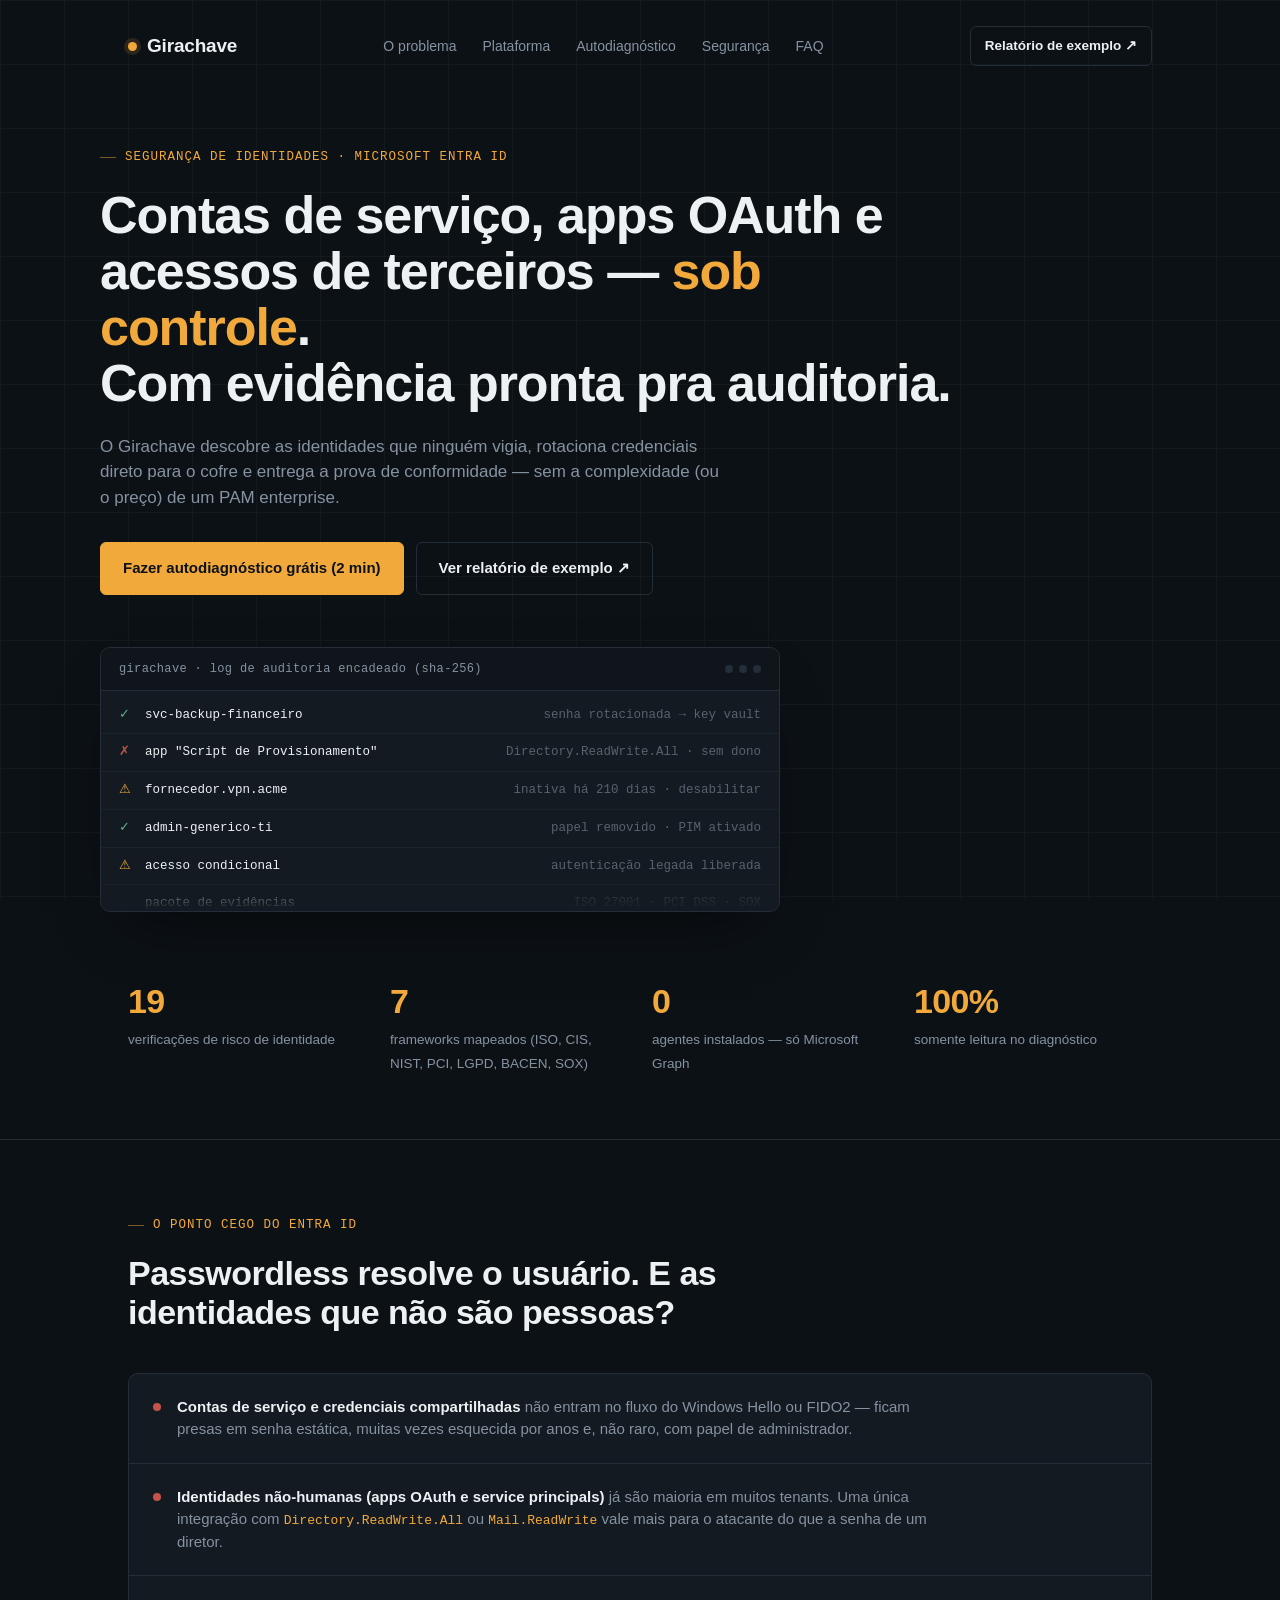
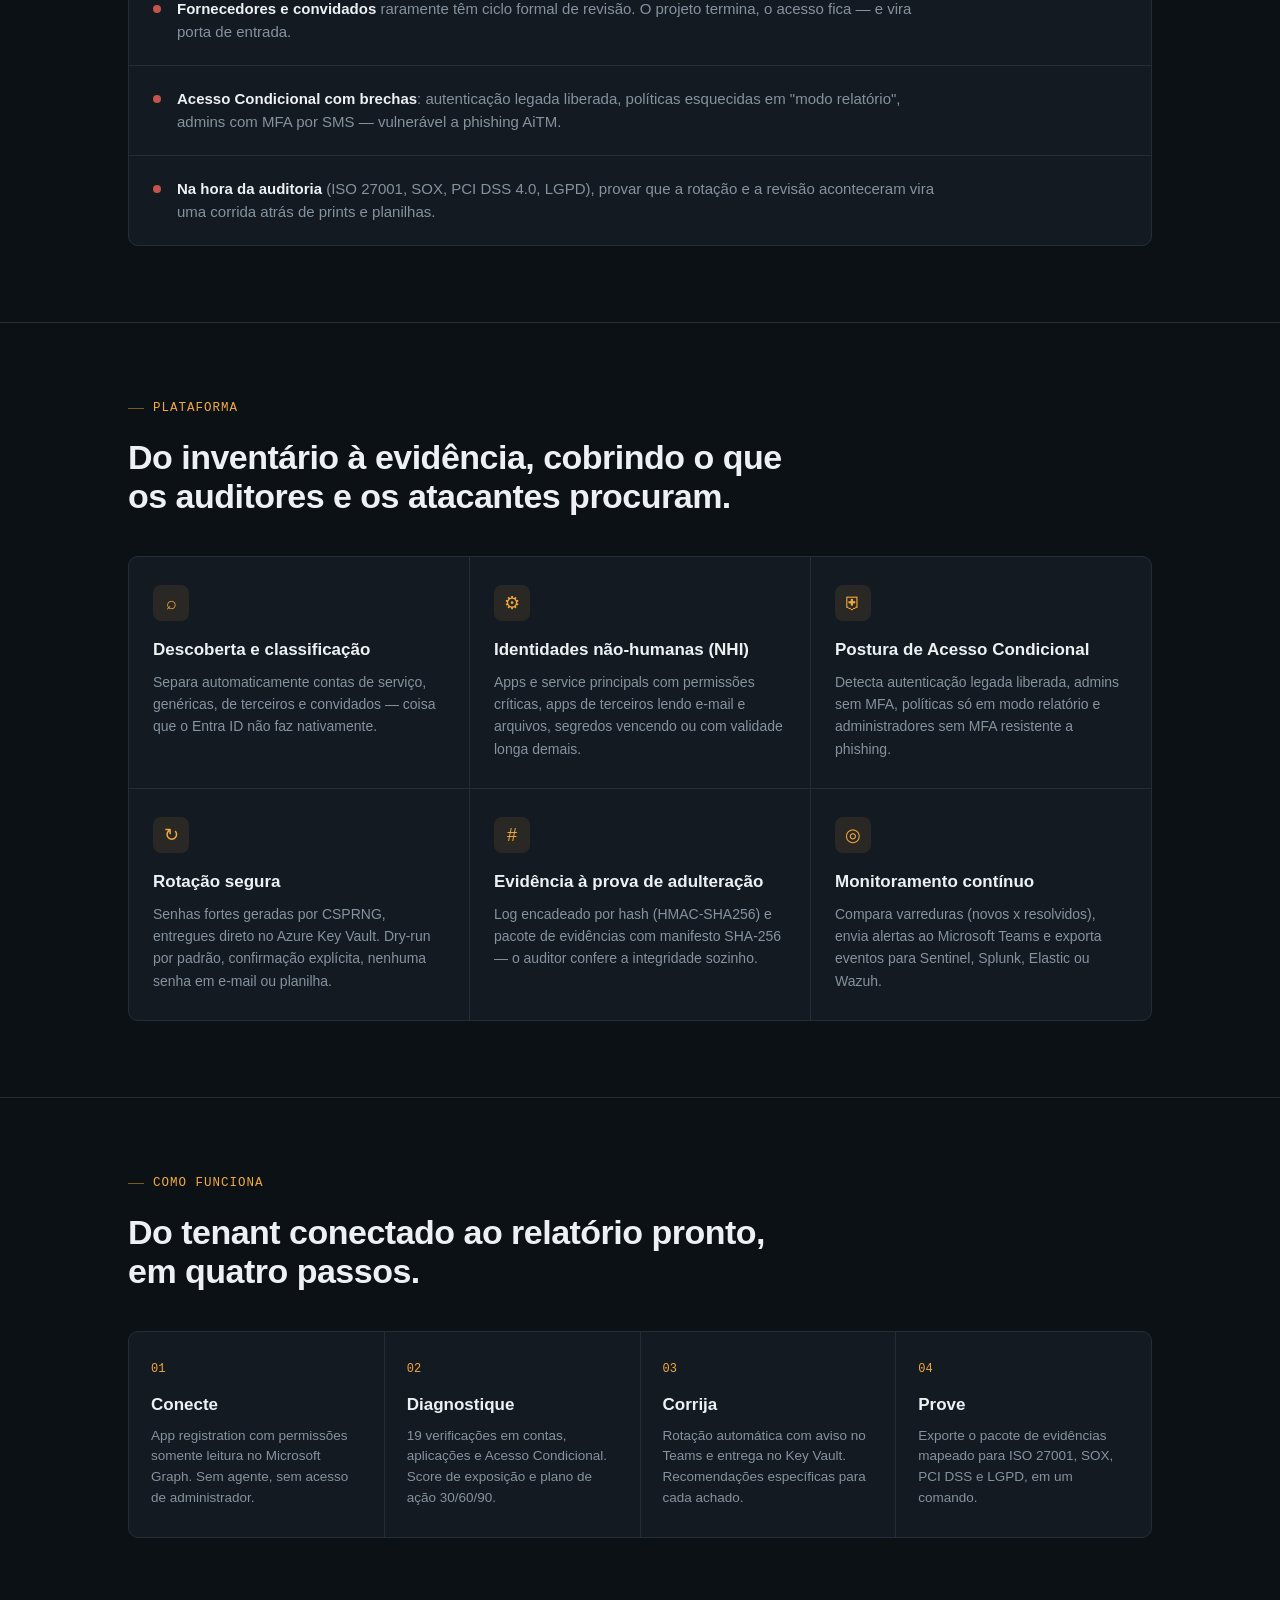
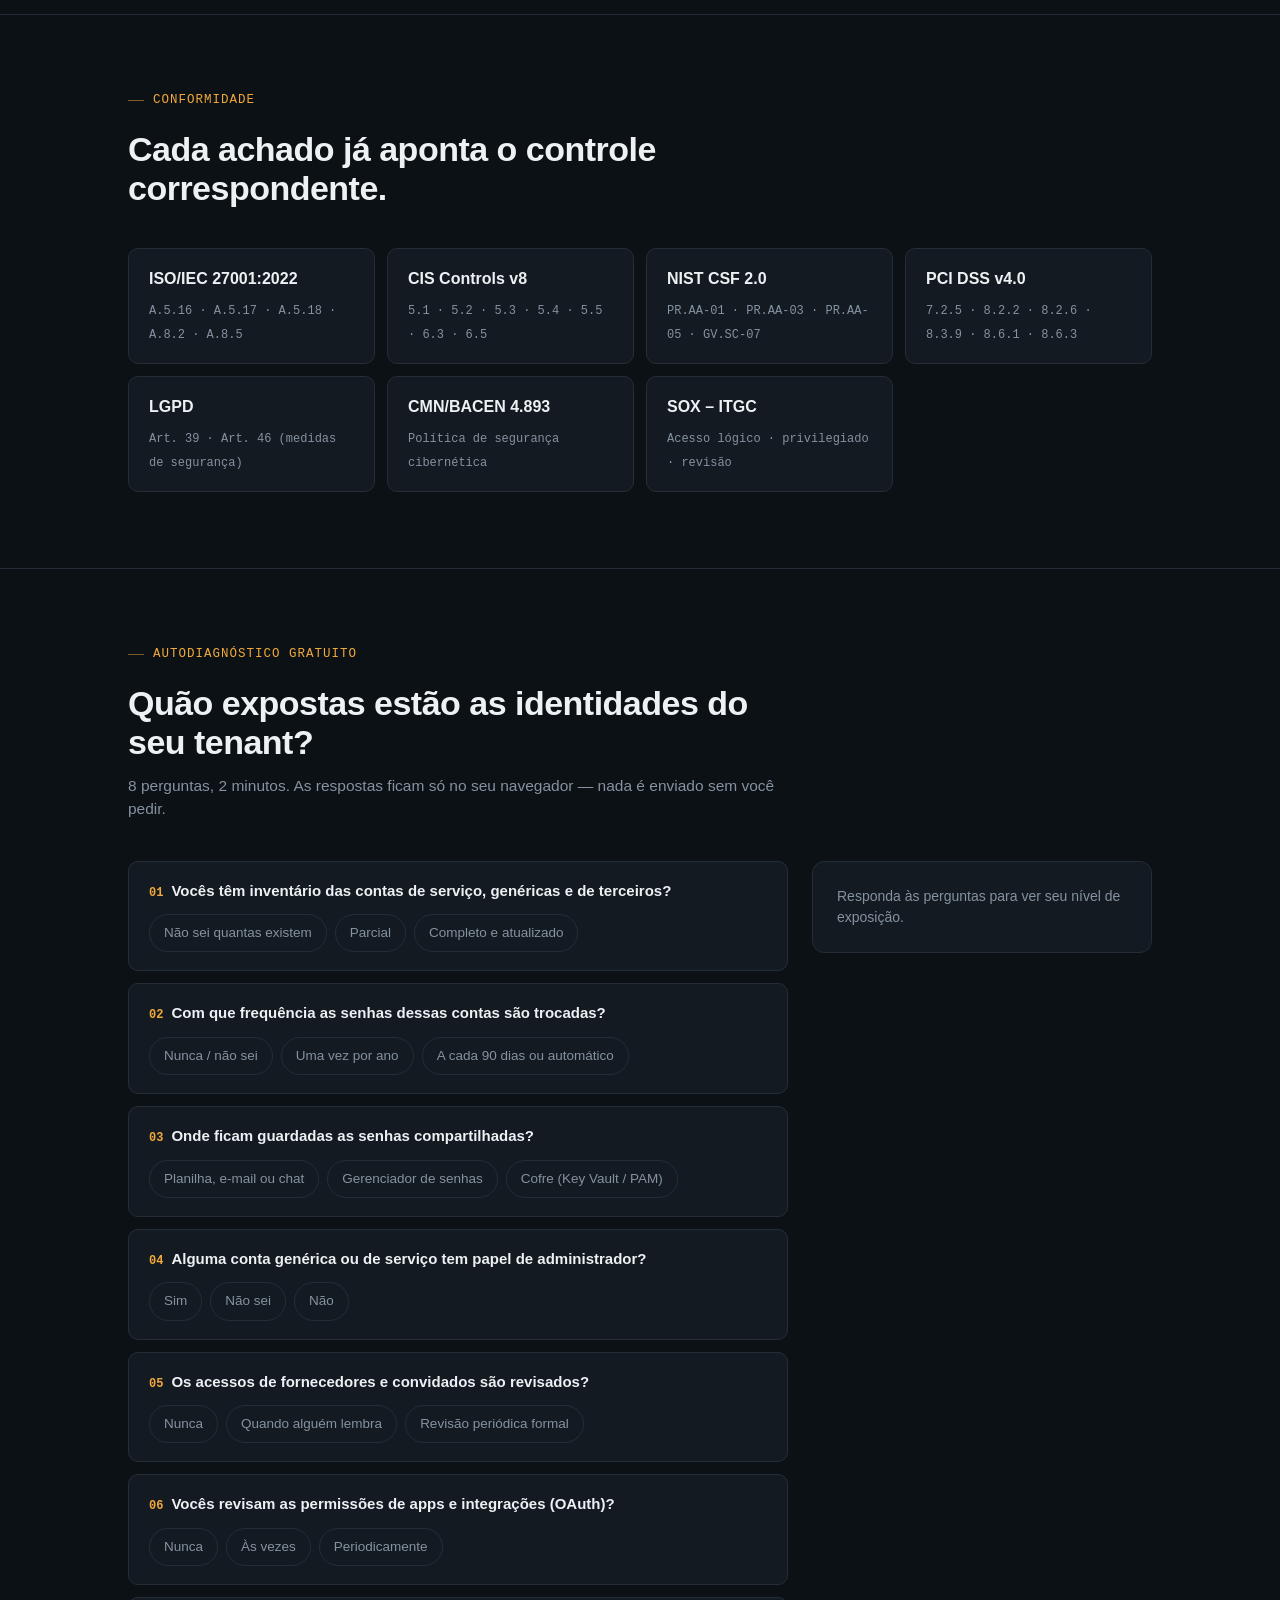
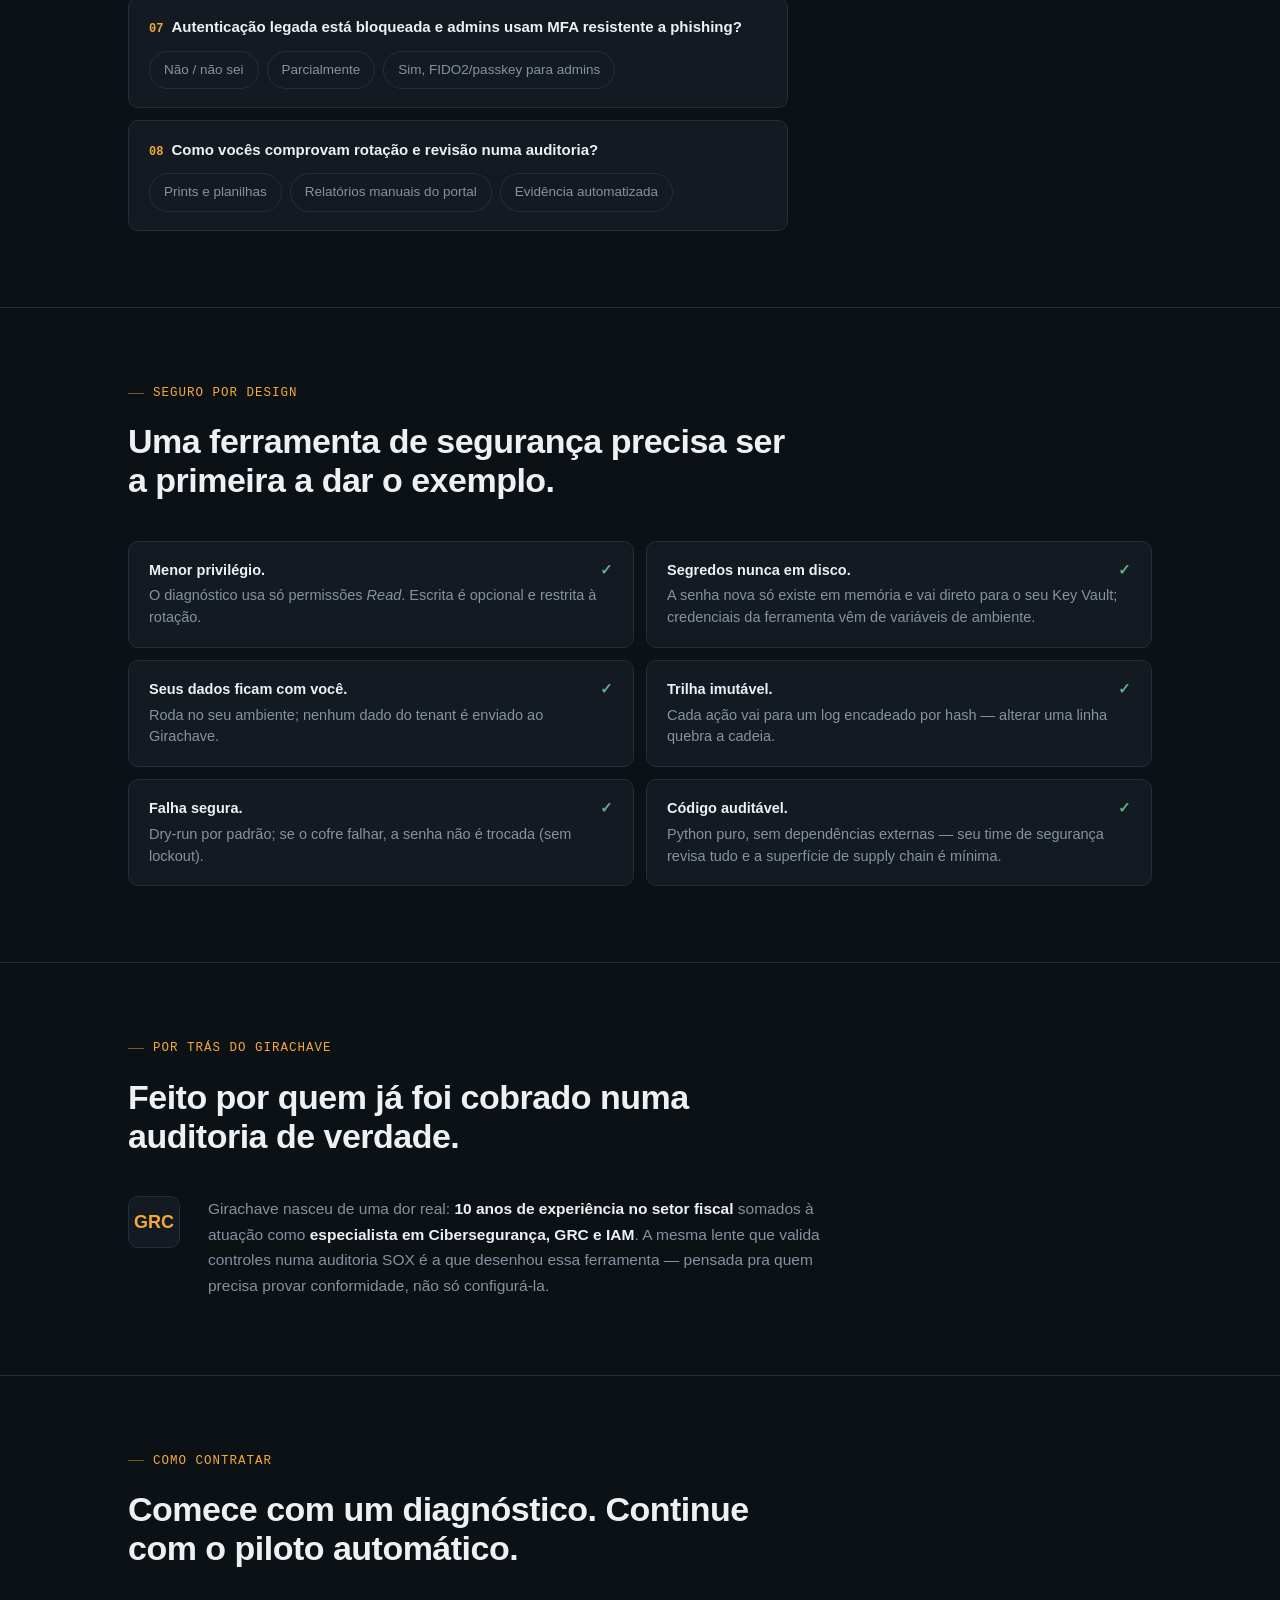
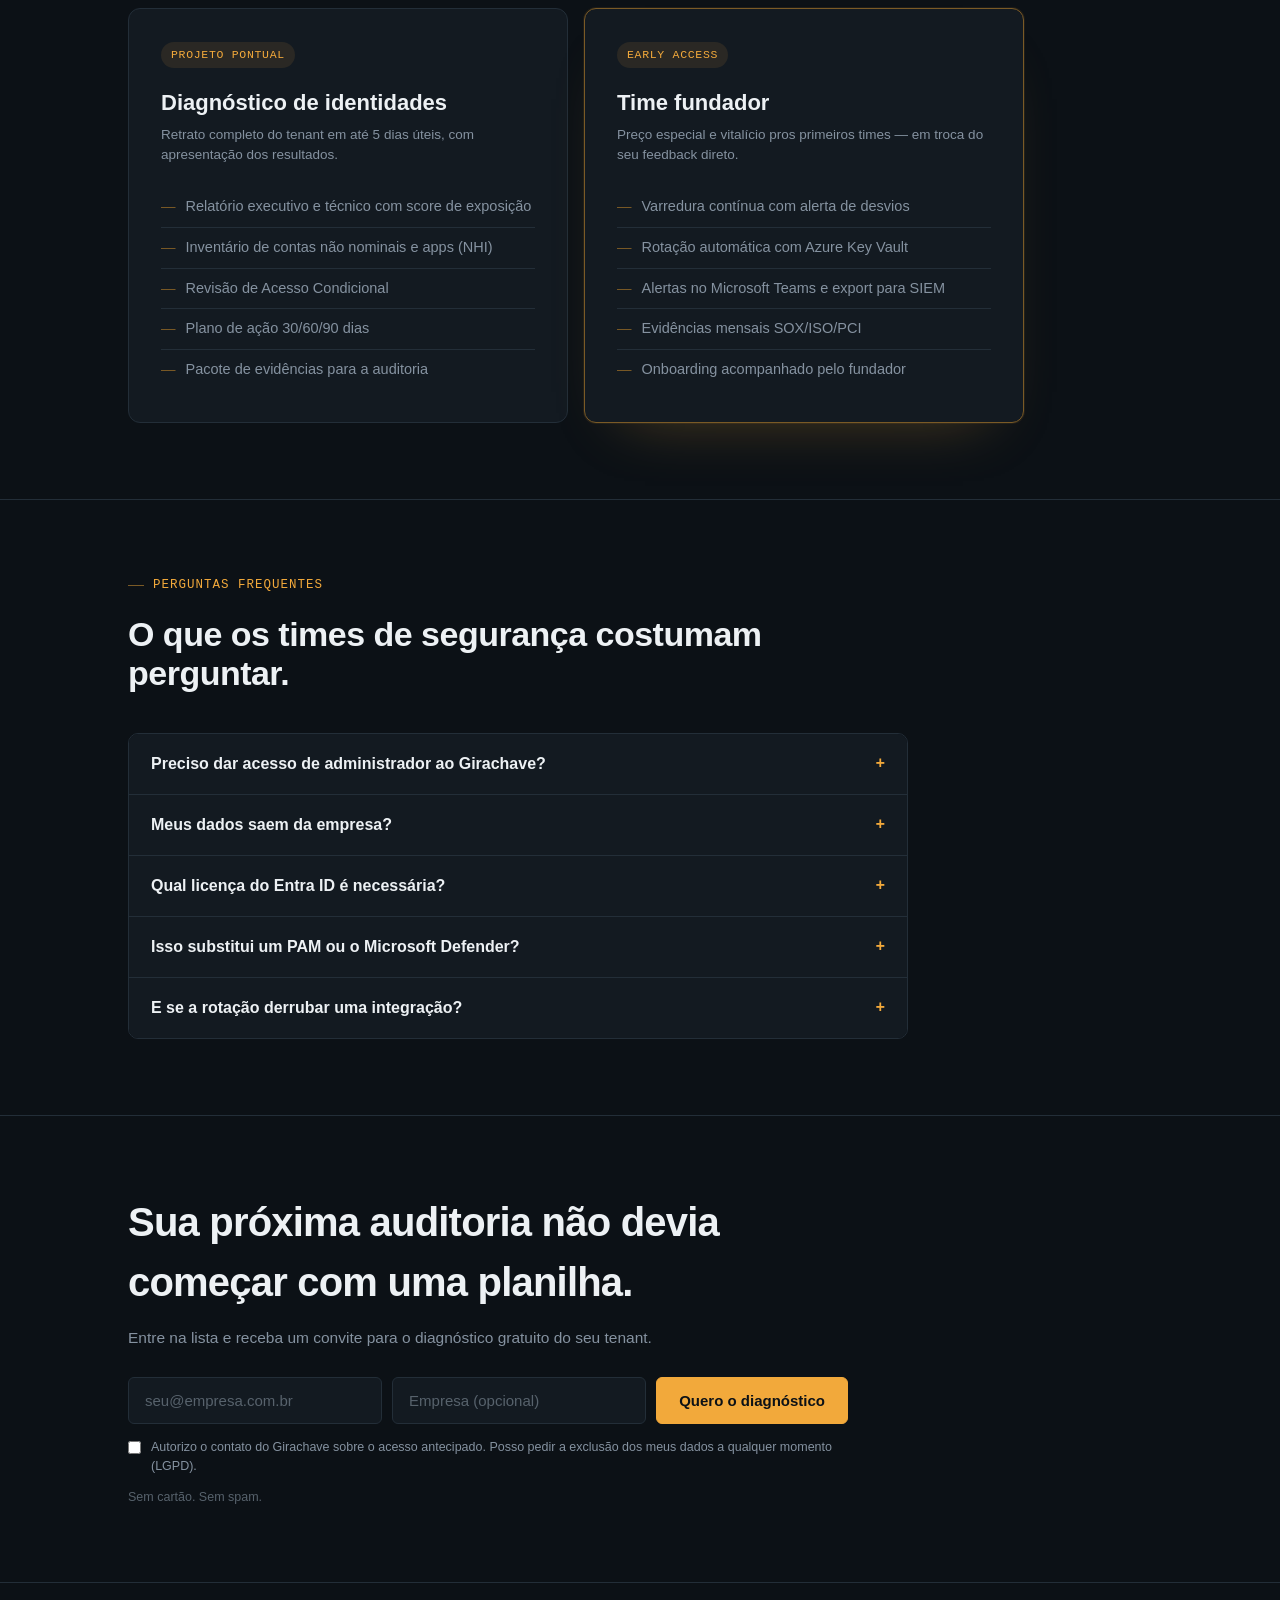
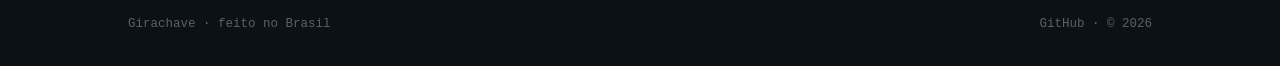
<file: index.html>
<!DOCTYPE html>
<html lang="pt-BR">
<head>
<meta charset="UTF-8">
<meta name="viewport" content="width=device-width, initial-scale=1.0">
<meta http-equiv="Content-Security-Policy" content="default-src 'self'; script-src 'self'; style-src 'self' 'unsafe-inline' https://fonts.googleapis.com; font-src https://fonts.gstatic.com; img-src 'self' data:; connect-src https://script.google.com https://script.googleusercontent.com; form-action 'none'; base-uri 'none'; object-src 'none'">
<meta name="referrer" content="strict-origin-when-cross-origin">
<title>Girachave — Segurança de identidades não-humanas e contas genéricas no Microsoft Entra ID</title>
<meta name="description" content="Descubra, rotacione e comprove o controle de contas de serviço, contas genéricas, acessos de terceiros e apps OAuth no Microsoft Entra ID. Evidência pronta para ISO 27001, SOX, PCI DSS e LGPD.">
<meta property="og:title" content="Girachave — identidades do Entra ID sob controle">
<meta property="og:description" content="Contas de serviço, apps OAuth e acessos de terceiros: diagnóstico, rotação automática e evidência de auditoria.">
<meta property="og:type" content="website">
<meta property="og:url" content="https://rmoraes23.github.io/girachave/">
<link rel="icon" href="data:image/svg+xml,%3Csvg xmlns='http://www.w3.org/2000/svg' viewBox='0 0 32 32'%3E%3Crect width='32' height='32' rx='7' fill='%230C1116'/%3E%3Ccircle cx='16' cy='16' r='6' fill='%23F2A93B'/%3E%3C/svg%3E">
<link rel="preconnect" href="https://fonts.googleapis.com">
<link rel="preconnect" href="https://fonts.gstatic.com" crossorigin>
<link href="https://fonts.googleapis.com/css2?family=Space+Grotesk:wght@400;500;600;700&family=IBM+Plex+Mono:wght@400;500;600&family=Inter:wght@400;500;600&display=swap" rel="stylesheet">
<link rel="stylesheet" href="assets/site.css">
</head>
<body>

<div class="grain" aria-hidden="true"></div>

<header>
  <a class="logo" href="#topo"><span class="dot"></span>Girachave</a>
  <nav class="nav-links" aria-label="Seções">
    <a href="#problema">O problema</a>
    <a href="#plataforma">Plataforma</a>
    <a href="#diagnostico">Autodiagnóstico</a>
    <a href="#seguranca">Segurança</a>
    <a href="#faq">FAQ</a>
  </nav>
  <a class="btn btn-ghost btn-sm" href="exemplo/relatorio.html" target="_blank" rel="noopener">Relatório de exemplo ↗</a>
</header>

<main id="topo">
<div class="hero wrap">
  <div class="eyebrow">Segurança de identidades · Microsoft Entra ID</div>
  <h1>Contas de serviço, apps OAuth e acessos de terceiros — <span class="accent">sob controle</span>.<br>Com evidência pronta pra auditoria.</h1>
  <p class="sub">O Girachave descobre as identidades que ninguém vigia, rotaciona credenciais direto para o cofre e entrega a prova de conformidade — sem a complexidade (ou o preço) de um PAM enterprise.</p>

  <div class="hero-ctas">
    <a class="btn" href="#diagnostico">Fazer autodiagnóstico grátis (2 min)</a>
    <a class="btn btn-ghost" href="exemplo/relatorio.html" target="_blank" rel="noopener">Ver relatório de exemplo ↗</a>
  </div>

  <div class="log-panel" aria-label="Exemplo de log de auditoria">
    <div class="log-panel-head">
      <span class="title">girachave · log de auditoria encadeado (sha-256)</span>
      <div class="log-dots"><span></span><span></span><span></span></div>
    </div>
    <div class="log-body">
      <div class="log-track" id="log-track"></div>
    </div>
  </div>
</div>

<div class="stats wrap">
  <div><span class="n">19</span><span class="l">verificações de risco de identidade</span></div>
  <div><span class="n">7</span><span class="l">frameworks mapeados (ISO, CIS, NIST, PCI, LGPD, BACEN, SOX)</span></div>
  <div><span class="n">0</span><span class="l">agentes instalados — só Microsoft Graph</span></div>
  <div><span class="n">100%</span><span class="l">somente leitura no diagnóstico</span></div>
</div>

<section id="problema">
  <div class="wrap">
    <div class="section-head">
      <div class="eyebrow">O ponto cego do Entra ID</div>
      <h2>Passwordless resolve o usuário. E as identidades que não são pessoas?</h2>
    </div>
    <div class="findings">
      <div class="finding"><span class="mark"></span>
        <p><strong>Contas de serviço e credenciais compartilhadas</strong> não entram no fluxo do Windows Hello ou FIDO2 — ficam presas em senha estática, muitas vezes esquecida por anos e, não raro, com papel de administrador.</p></div>
      <div class="finding"><span class="mark"></span>
        <p><strong>Identidades não-humanas (apps OAuth e service principals)</strong> já são maioria em muitos tenants. Uma única integração com <span class="mono">Directory.ReadWrite.All</span> ou <span class="mono">Mail.ReadWrite</span> vale mais para o atacante do que a senha de um diretor.</p></div>
      <div class="finding"><span class="mark"></span>
        <p><strong>Fornecedores e convidados</strong> raramente têm ciclo formal de revisão. O projeto termina, o acesso fica — e vira porta de entrada.</p></div>
      <div class="finding"><span class="mark"></span>
        <p><strong>Acesso Condicional com brechas</strong>: autenticação legada liberada, políticas esquecidas em "modo relatório", admins com MFA por SMS — vulnerável a phishing AiTM.</p></div>
      <div class="finding"><span class="mark"></span>
        <p><strong>Na hora da auditoria</strong> (ISO 27001, SOX, PCI DSS 4.0, LGPD), provar que a rotação e a revisão aconteceram vira uma corrida atrás de prints e planilhas.</p></div>
    </div>
  </div>
</section>

<section id="plataforma">
  <div class="wrap">
    <div class="section-head">
      <div class="eyebrow">Plataforma</div>
      <h2>Do inventário à evidência, cobrindo o que os auditores e os atacantes procuram.</h2>
    </div>
    <div class="features">
      <article class="feature">
        <div class="ico">⌕</div>
        <h3>Descoberta e classificação</h3>
        <p>Separa automaticamente contas de serviço, genéricas, de terceiros e convidados — coisa que o Entra ID não faz nativamente.</p>
      </article>
      <article class="feature">
        <div class="ico">⚙</div>
        <h3>Identidades não-humanas (NHI)</h3>
        <p>Apps e service principals com permissões críticas, apps de terceiros lendo e-mail e arquivos, segredos vencendo ou com validade longa demais.</p>
      </article>
      <article class="feature">
        <div class="ico">⛨</div>
        <h3>Postura de Acesso Condicional</h3>
        <p>Detecta autenticação legada liberada, admins sem MFA, políticas só em modo relatório e administradores sem MFA resistente a phishing.</p>
      </article>
      <article class="feature">
        <div class="ico">↻</div>
        <h3>Rotação segura</h3>
        <p>Senhas fortes geradas por CSPRNG, entregues direto no Azure Key Vault. Dry-run por padrão, confirmação explícita, nenhuma senha em e-mail ou planilha.</p>
      </article>
      <article class="feature">
        <div class="ico">#</div>
        <h3>Evidência à prova de adulteração</h3>
        <p>Log encadeado por hash (HMAC-SHA256) e pacote de evidências com manifesto SHA-256 — o auditor confere a integridade sozinho.</p>
      </article>
      <article class="feature">
        <div class="ico">◎</div>
        <h3>Monitoramento contínuo</h3>
        <p>Compara varreduras (novos x resolvidos), envia alertas ao Microsoft Teams e exporta eventos para Sentinel, Splunk, Elastic ou Wazuh.</p>
      </article>
    </div>
  </div>
</section>

<section id="como-funciona">
  <div class="wrap">
    <div class="section-head">
      <div class="eyebrow">Como funciona</div>
      <h2>Do tenant conectado ao relatório pronto, em quatro passos.</h2>
    </div>
    <div class="steps">
      <div class="step"><div class="num">01</div><h3>Conecte</h3>
        <p>App registration com permissões somente leitura no Microsoft Graph. Sem agente, sem acesso de administrador.</p></div>
      <div class="step"><div class="num">02</div><h3>Diagnostique</h3>
        <p>19 verificações em contas, aplicações e Acesso Condicional. Score de exposição e plano de ação 30/60/90.</p></div>
      <div class="step"><div class="num">03</div><h3>Corrija</h3>
        <p>Rotação automática com aviso no Teams e entrega no Key Vault. Recomendações específicas para cada achado.</p></div>
      <div class="step"><div class="num">04</div><h3>Prove</h3>
        <p>Exporte o pacote de evidências mapeado para ISO 27001, SOX, PCI DSS e LGPD, em um comando.</p></div>
    </div>
  </div>
</section>

<section id="frameworks">
  <div class="wrap">
    <div class="section-head">
      <div class="eyebrow">Conformidade</div>
      <h2>Cada achado já aponta o controle correspondente.</h2>
    </div>
    <div class="fw-grid">
      <div class="fw"><strong>ISO/IEC 27001:2022</strong><span>A.5.16 · A.5.17 · A.5.18 · A.8.2 · A.8.5</span></div>
      <div class="fw"><strong>CIS Controls v8</strong><span>5.1 · 5.2 · 5.3 · 5.4 · 5.5 · 6.3 · 6.5</span></div>
      <div class="fw"><strong>NIST CSF 2.0</strong><span>PR.AA-01 · PR.AA-03 · PR.AA-05 · GV.SC-07</span></div>
      <div class="fw"><strong>PCI DSS v4.0</strong><span>7.2.5 · 8.2.2 · 8.2.6 · 8.3.9 · 8.6.1 · 8.6.3</span></div>
      <div class="fw"><strong>LGPD</strong><span>Art. 39 · Art. 46 (medidas de segurança)</span></div>
      <div class="fw"><strong>CMN/BACEN 4.893</strong><span>Política de segurança cibernética</span></div>
      <div class="fw"><strong>SOX – ITGC</strong><span>Acesso lógico · privilegiado · revisão</span></div>
    </div>
  </div>
</section>

<section id="diagnostico">
  <div class="wrap">
    <div class="section-head">
      <div class="eyebrow">Autodiagnóstico gratuito</div>
      <h2>Quão expostas estão as identidades do seu tenant?</h2>
      <p class="lead">8 perguntas, 2 minutos. As respostas ficam só no seu navegador — nada é enviado sem você pedir.</p>
    </div>
    <div class="quiz-wrap">
      <form id="quiz" class="quiz" novalidate></form>
      <aside class="quiz-result" id="quiz-result" aria-live="polite">
        <div class="qr-empty">Responda às perguntas para ver seu nível de exposição.</div>
      </aside>
    </div>
  </div>
</section>

<section id="seguranca">
  <div class="wrap">
    <div class="section-head">
      <div class="eyebrow">Seguro por design</div>
      <h2>Uma ferramenta de segurança precisa ser a primeira a dar o exemplo.</h2>
    </div>
    <ul class="trust">
      <li><strong>Menor privilégio.</strong> O diagnóstico usa só permissões <em>Read</em>. Escrita é opcional e restrita à rotação.</li>
      <li><strong>Segredos nunca em disco.</strong> A senha nova só existe em memória e vai direto para o seu Key Vault; credenciais da ferramenta vêm de variáveis de ambiente.</li>
      <li><strong>Seus dados ficam com você.</strong> Roda no seu ambiente; nenhum dado do tenant é enviado ao Girachave.</li>
      <li><strong>Trilha imutável.</strong> Cada ação vai para um log encadeado por hash — alterar uma linha quebra a cadeia.</li>
      <li><strong>Falha segura.</strong> Dry-run por padrão; se o cofre falhar, a senha não é trocada (sem lockout).</li>
      <li><strong>Código auditável.</strong> Python puro, sem dependências externas — seu time de segurança revisa tudo e a superfície de supply chain é mínima.</li>
    </ul>
  </div>
</section>

<section id="quem-faz">
  <div class="wrap">
    <div class="section-head">
      <div class="eyebrow">Por trás do girachave</div>
      <h2>Feito por quem já foi cobrado numa auditoria de verdade.</h2>
    </div>
    <div class="cred">
      <div class="cred-badge">GRC</div>
      <p>Girachave nasceu de uma dor real: <strong>10 anos de experiência no setor fiscal</strong> somados à atuação como <strong>especialista em Cibersegurança, GRC e IAM</strong>. A mesma lente que valida controles numa auditoria SOX é a que desenhou essa ferramenta — pensada pra quem precisa provar conformidade, não só configurá-la.</p>
    </div>
  </div>
</section>

<section id="preco">
  <div class="wrap">
    <div class="section-head">
      <div class="eyebrow">Como contratar</div>
      <h2>Comece com um diagnóstico. Continue com o piloto automático.</h2>
    </div>
    <div class="plans">
      <div class="pricing-card">
        <span class="tag">Projeto pontual</span>
        <h3>Diagnóstico de identidades</h3>
        <p class="price-note">Retrato completo do tenant em até 5 dias úteis, com apresentação dos resultados.</p>
        <ul>
          <li>Relatório executivo e técnico com score de exposição</li>
          <li>Inventário de contas não nominais e apps (NHI)</li>
          <li>Revisão de Acesso Condicional</li>
          <li>Plano de ação 30/60/90 dias</li>
          <li>Pacote de evidências para a auditoria</li>
        </ul>
      </div>
      <div class="pricing-card featured">
        <span class="tag">Early access</span>
        <h3>Time fundador</h3>
        <p class="price-note">Preço especial e vitalício pros primeiros times — em troca do seu feedback direto.</p>
        <ul>
          <li>Varredura contínua com alerta de desvios</li>
          <li>Rotação automática com Azure Key Vault</li>
          <li>Alertas no Microsoft Teams e export para SIEM</li>
          <li>Evidências mensais SOX/ISO/PCI</li>
          <li>Onboarding acompanhado pelo fundador</li>
        </ul>
      </div>
    </div>
  </div>
</section>

<section id="faq">
  <div class="wrap">
    <div class="section-head">
      <div class="eyebrow">Perguntas frequentes</div>
      <h2>O que os times de segurança costumam perguntar.</h2>
    </div>
    <div class="faq">
      <details><summary>Preciso dar acesso de administrador ao Girachave?</summary>
        <p>Não. O diagnóstico usa apenas permissões de leitura do Microsoft Graph (User.Read.All, Directory.Read.All, Application.Read.All, AuditLog.Read.All, UserAuthenticationMethod.Read.All e Policy.Read.All). A rotação de senhas, se você optar por ela, exige uma permissão de escrita adicional e específica.</p></details>
      <details><summary>Meus dados saem da empresa?</summary>
        <p>Não. A ferramenta roda no seu ambiente e gera os relatórios localmente. Nada do seu tenant é enviado para servidores do Girachave.</p></details>
      <details><summary>Qual licença do Entra ID é necessária?</summary>
        <p>Funciona com qualquer licença. Algumas verificações (último login e Acesso Condicional) exigem Entra ID P1; quando não disponível, o relatório avisa e segue com as demais.</p></details>
      <details><summary>Isso substitui um PAM ou o Microsoft Defender?</summary>
        <p>Não — complementa. O Girachave cobre a lacuna das identidades não nominais e entrega evidência de auditoria, com custo e implantação de uma fração de um PAM enterprise.</p></details>
      <details><summary>E se a rotação derrubar uma integração?</summary>
        <p>Por isso ela é dry-run por padrão, avisa o responsável antes e grava a senha nova no Key Vault, de onde a integração deve ler. Contas privilegiadas e de serviço recebem alertas específicos no plano.</p></details>
    </div>
  </div>
</section>

<section class="final-cta" id="contato">
  <div class="wrap">
    <h2>Sua próxima auditoria não devia começar com uma planilha.</h2>
    <p>Entre na lista e receba um convite para o diagnóstico gratuito do seu tenant.</p>
    <form class="lead-form" id="waitlist-form" novalidate>
      <div class="cta-row">
        <input type="email" name="email" placeholder="seu@empresa.com.br" autocomplete="email" required maxlength="254" aria-label="E-mail corporativo">
        <input type="text" name="empresa" placeholder="Empresa (opcional)" autocomplete="organization" maxlength="120" aria-label="Empresa">
        <input type="text" name="website" class="hp" tabindex="-1" autocomplete="off" aria-hidden="true">
        <button type="submit" class="btn">Quero o diagnóstico</button>
      </div>
      <label class="consent"><input type="checkbox" name="consent" required> Autorizo o contato do Girachave sobre o acesso antecipado. Posso pedir a exclusão dos meus dados a qualquer momento (LGPD).</label>
      <div class="fine-print" data-role="msg">Sem cartão. Sem spam.</div>
    </form>
  </div>
</section>
</main>

<footer>
  <div class="wrap footer-row">
    <span class="mono">Girachave · feito no Brasil</span>
    <span class="mono"><a href="https://github.com/rmoraes23/girachave" rel="noopener" target="_blank">GitHub</a> · © 2026</span>
  </div>
</footer>

<script src="assets/site.js" defer></script>
</body>
</html>
</file>
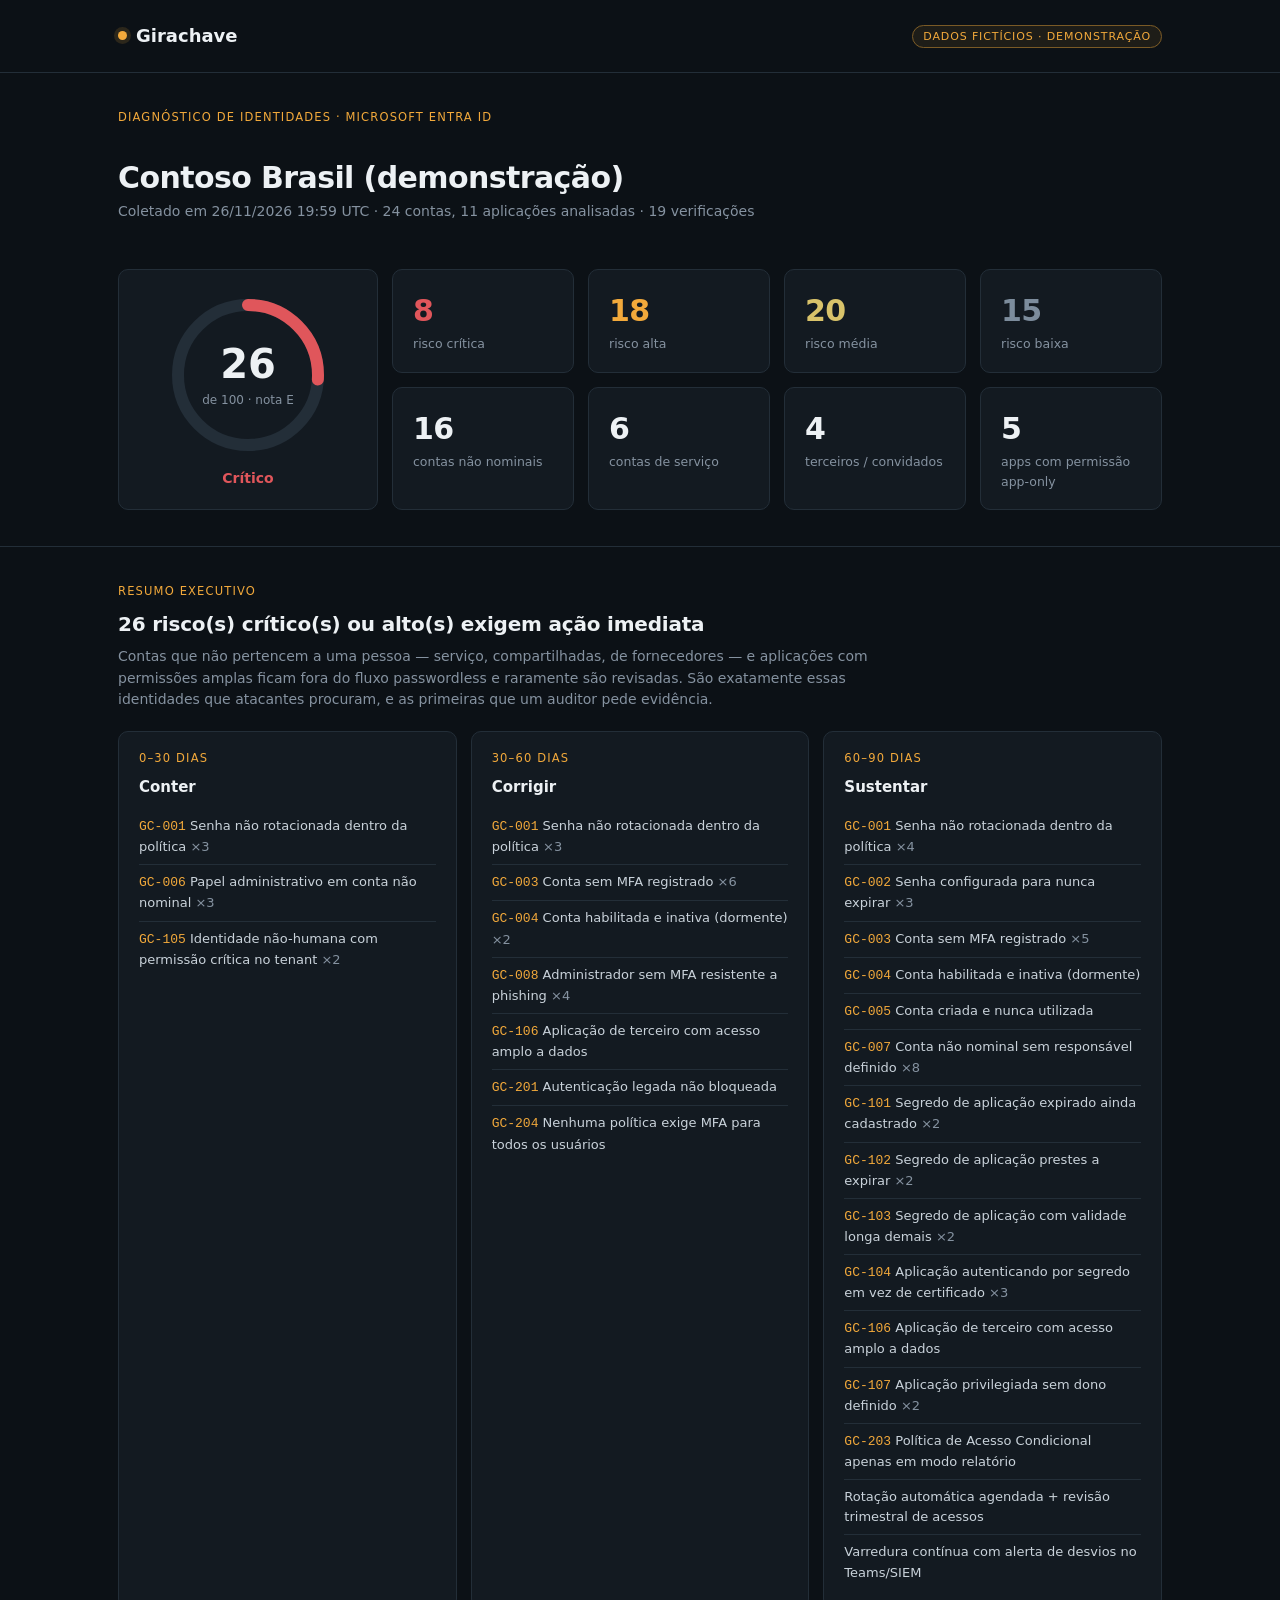
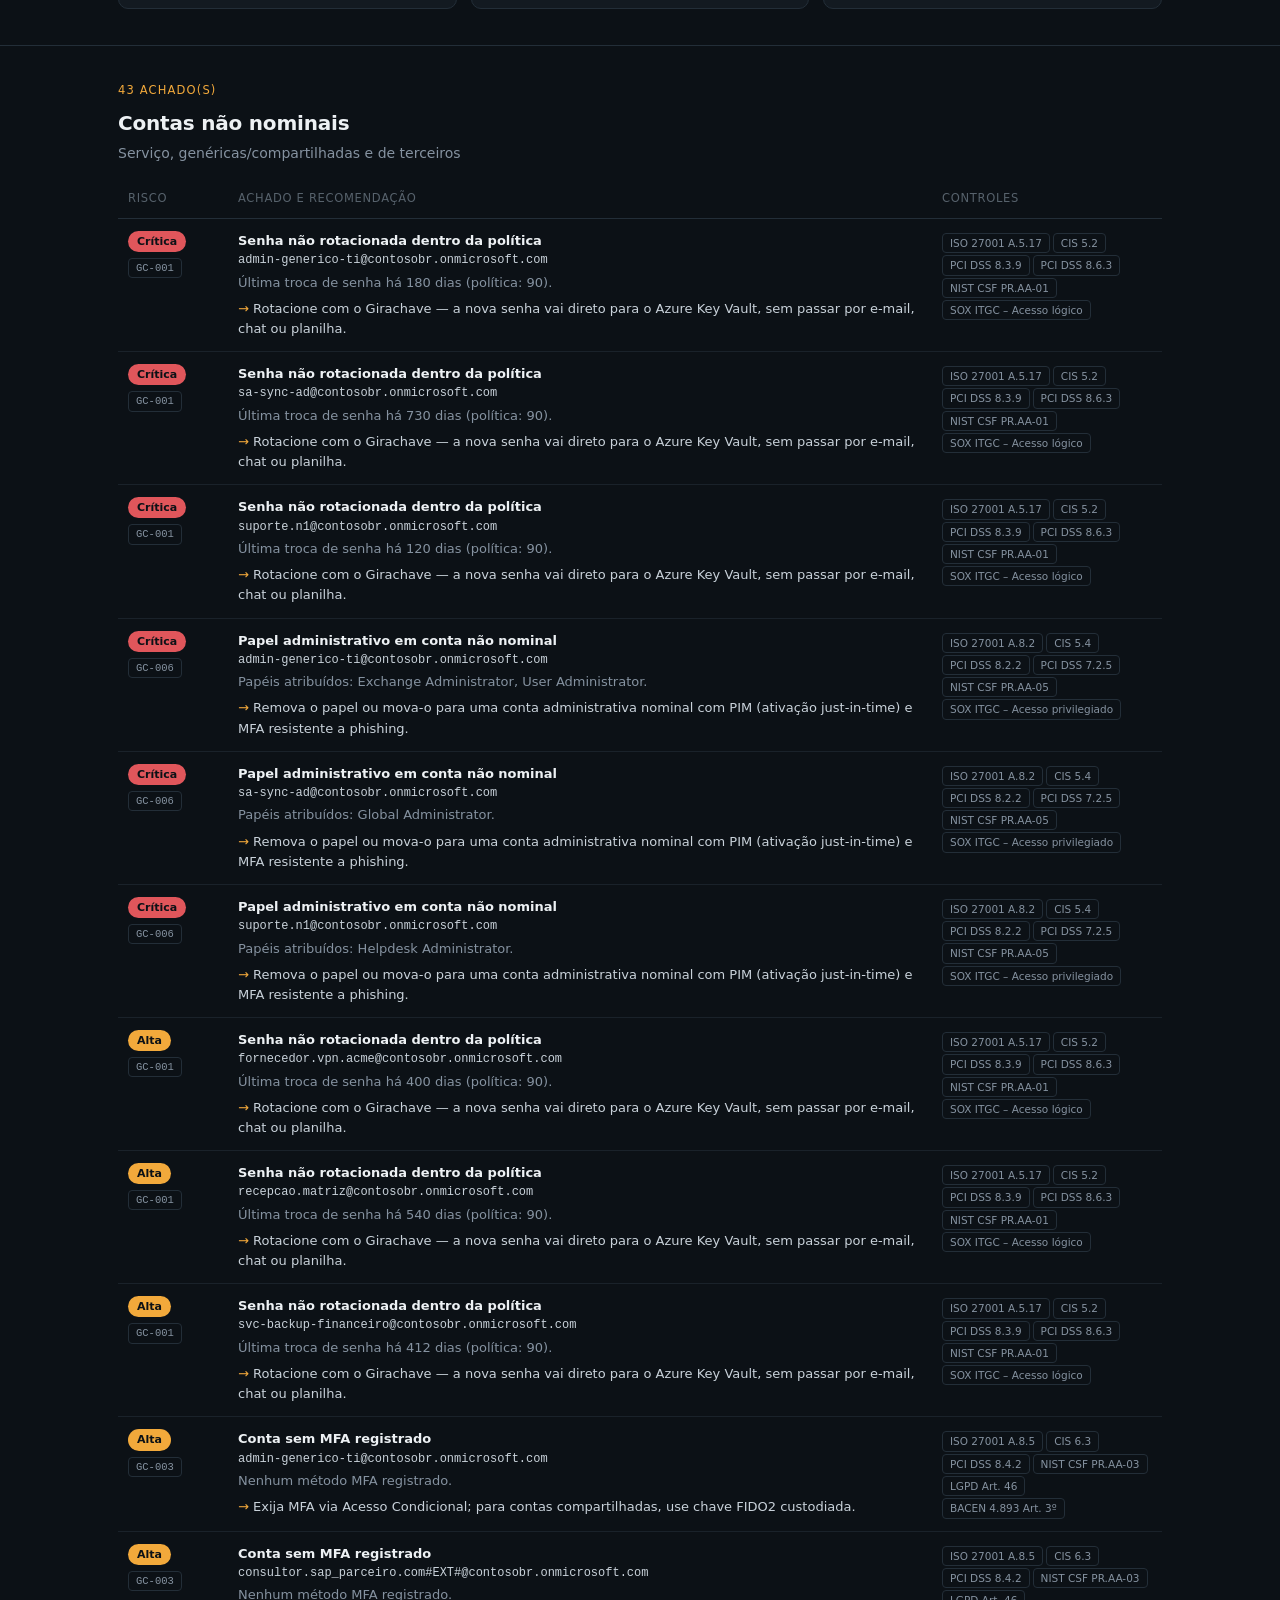
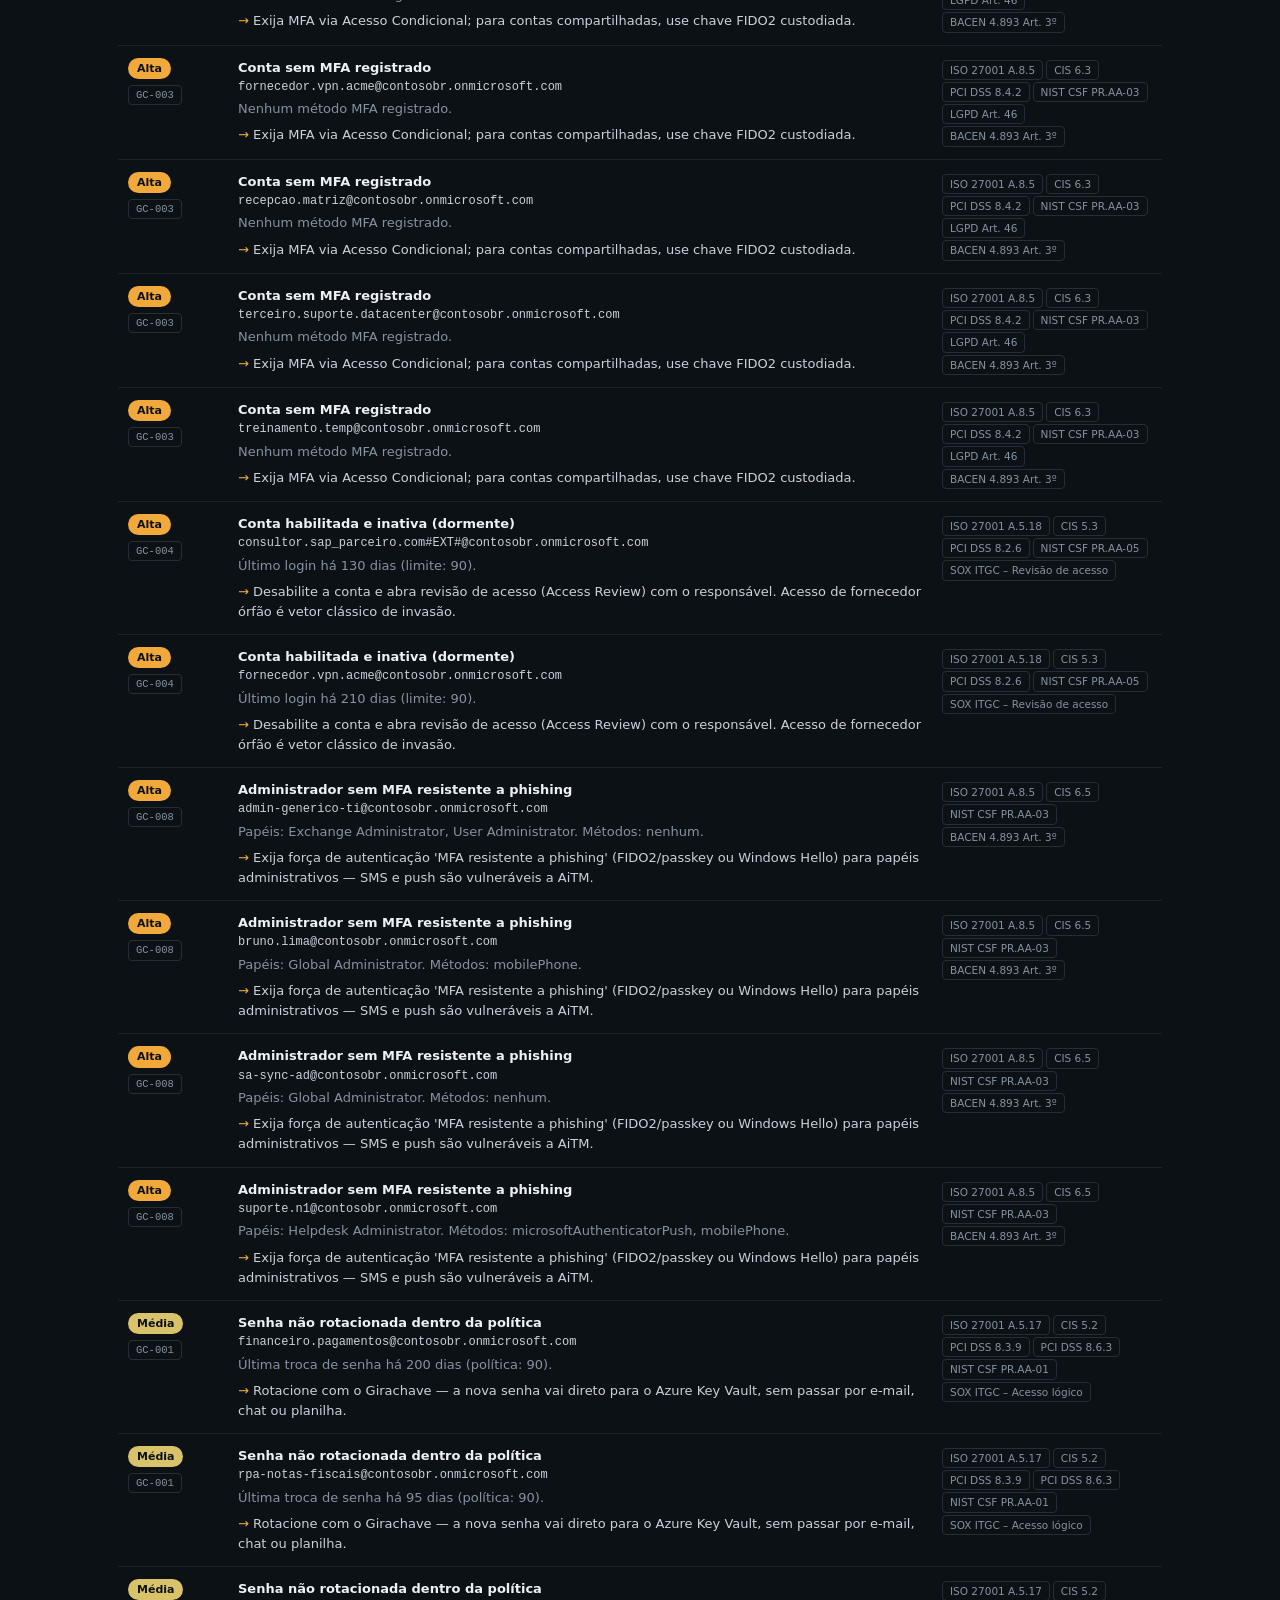
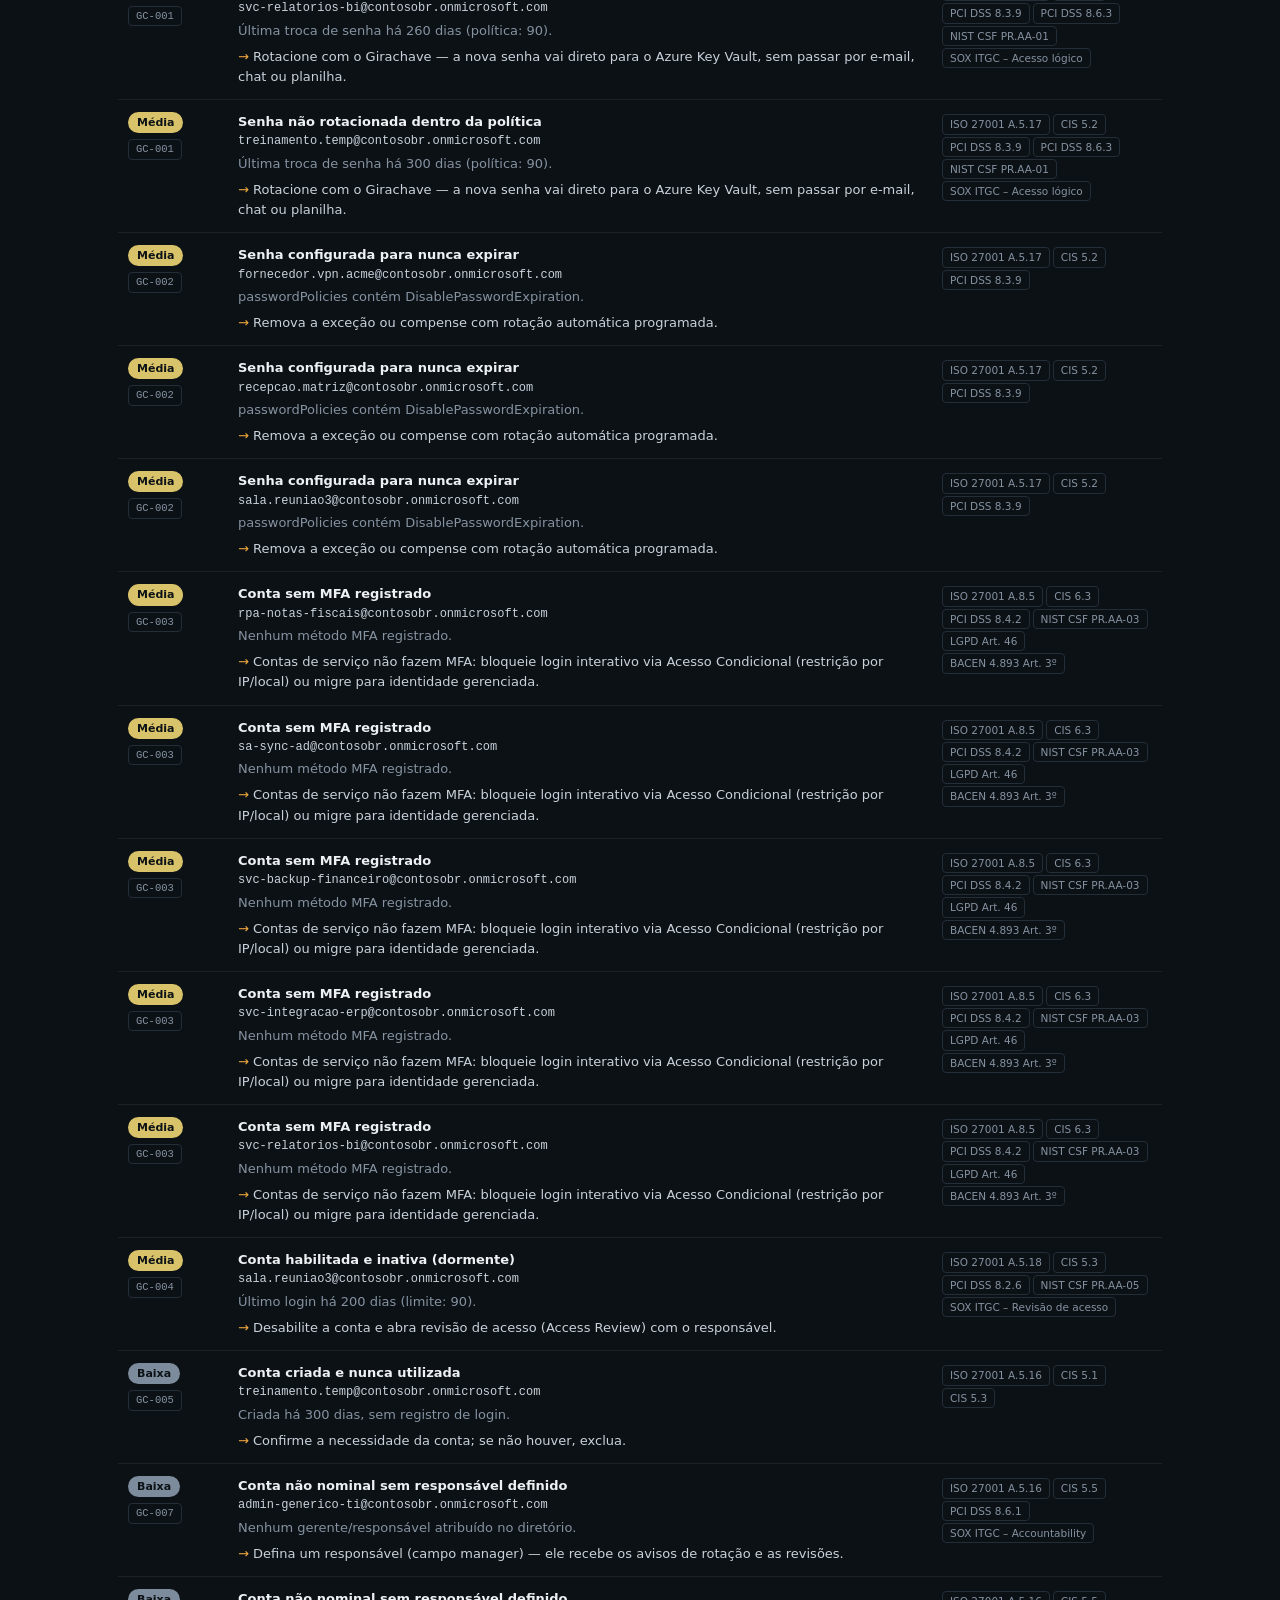
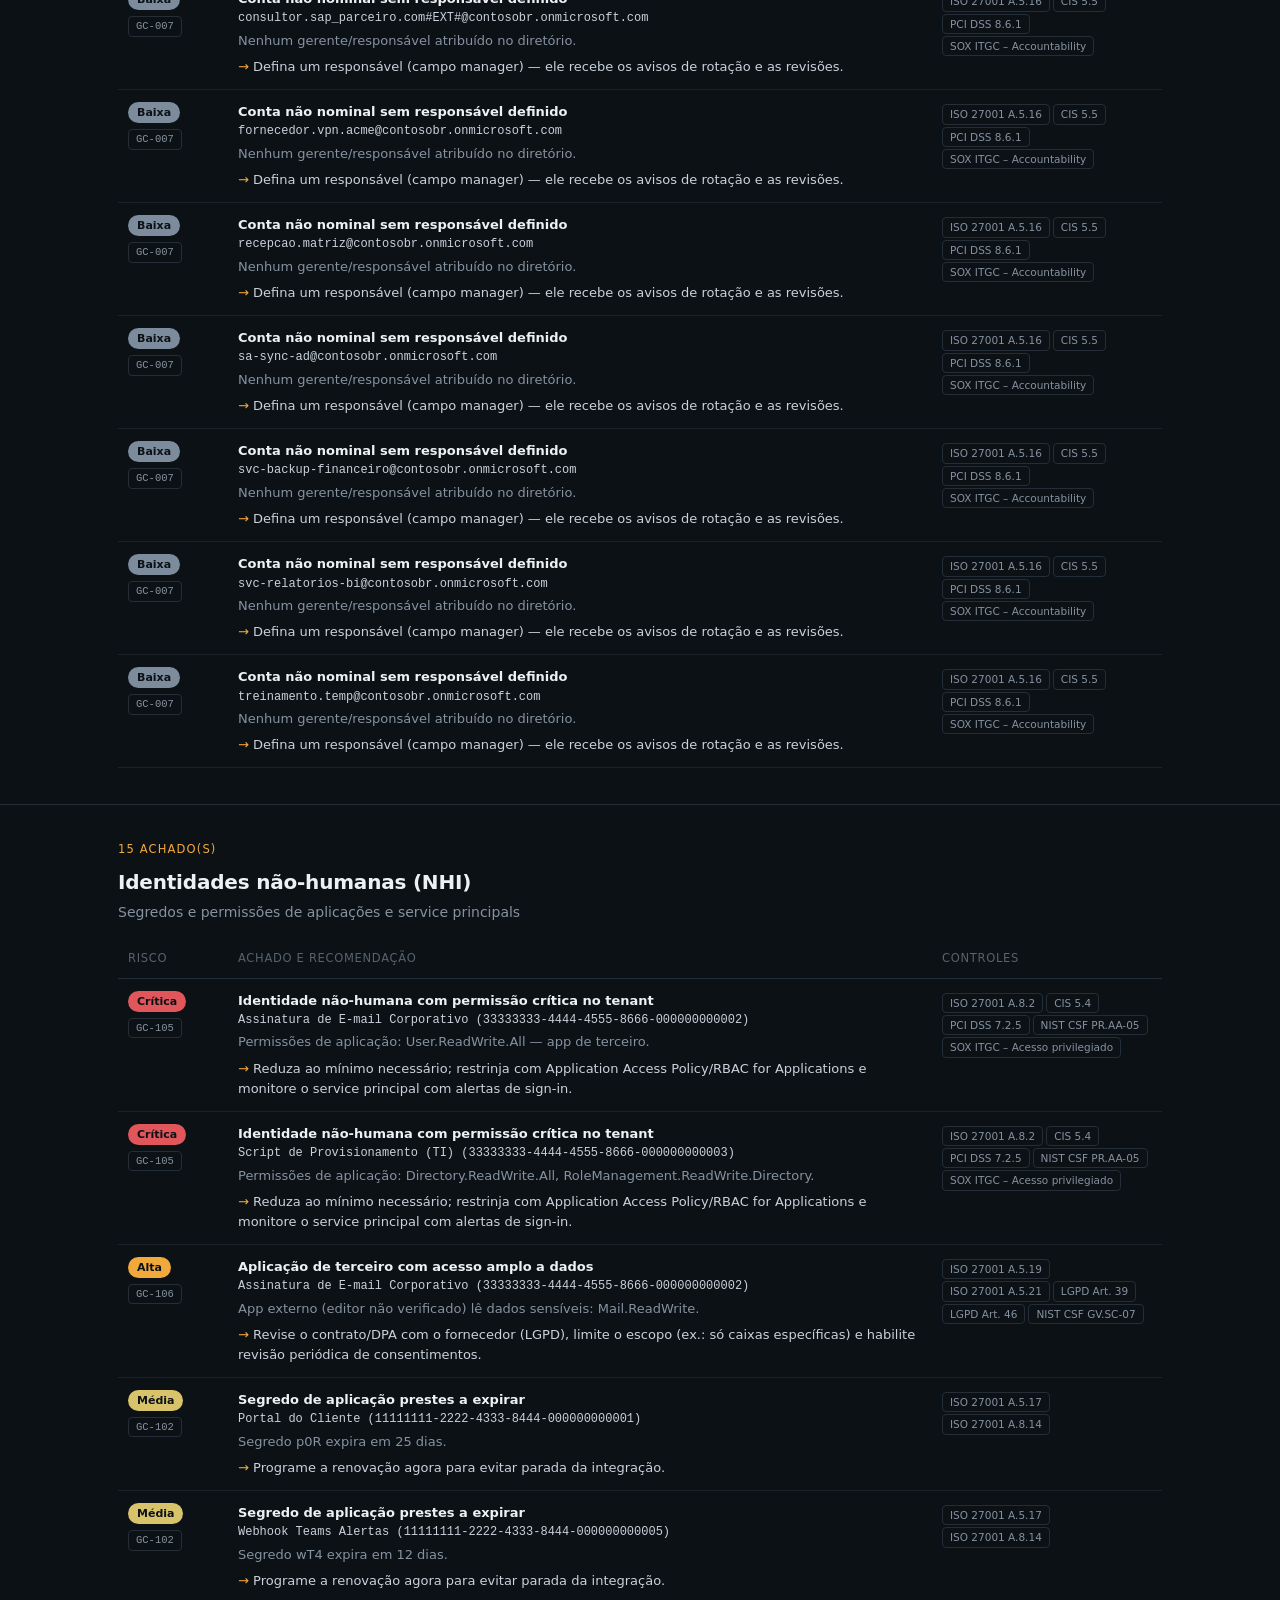
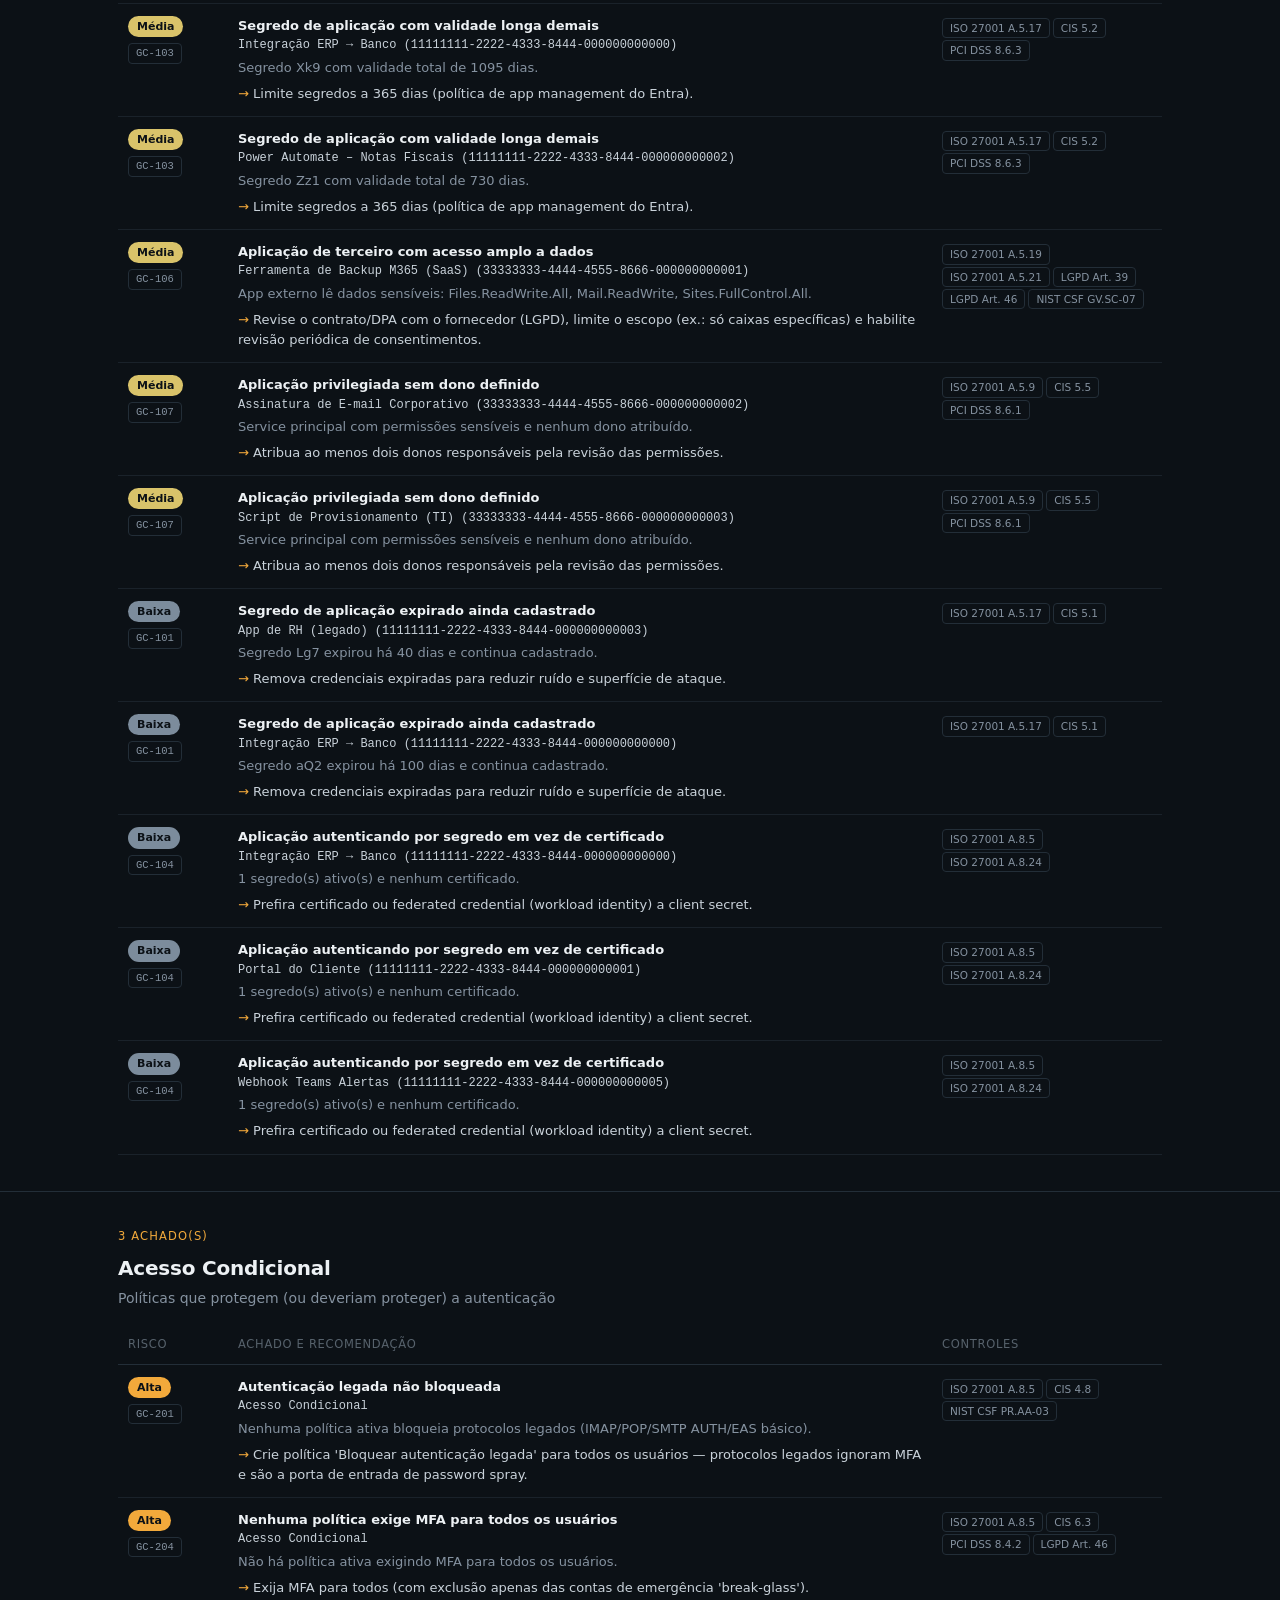
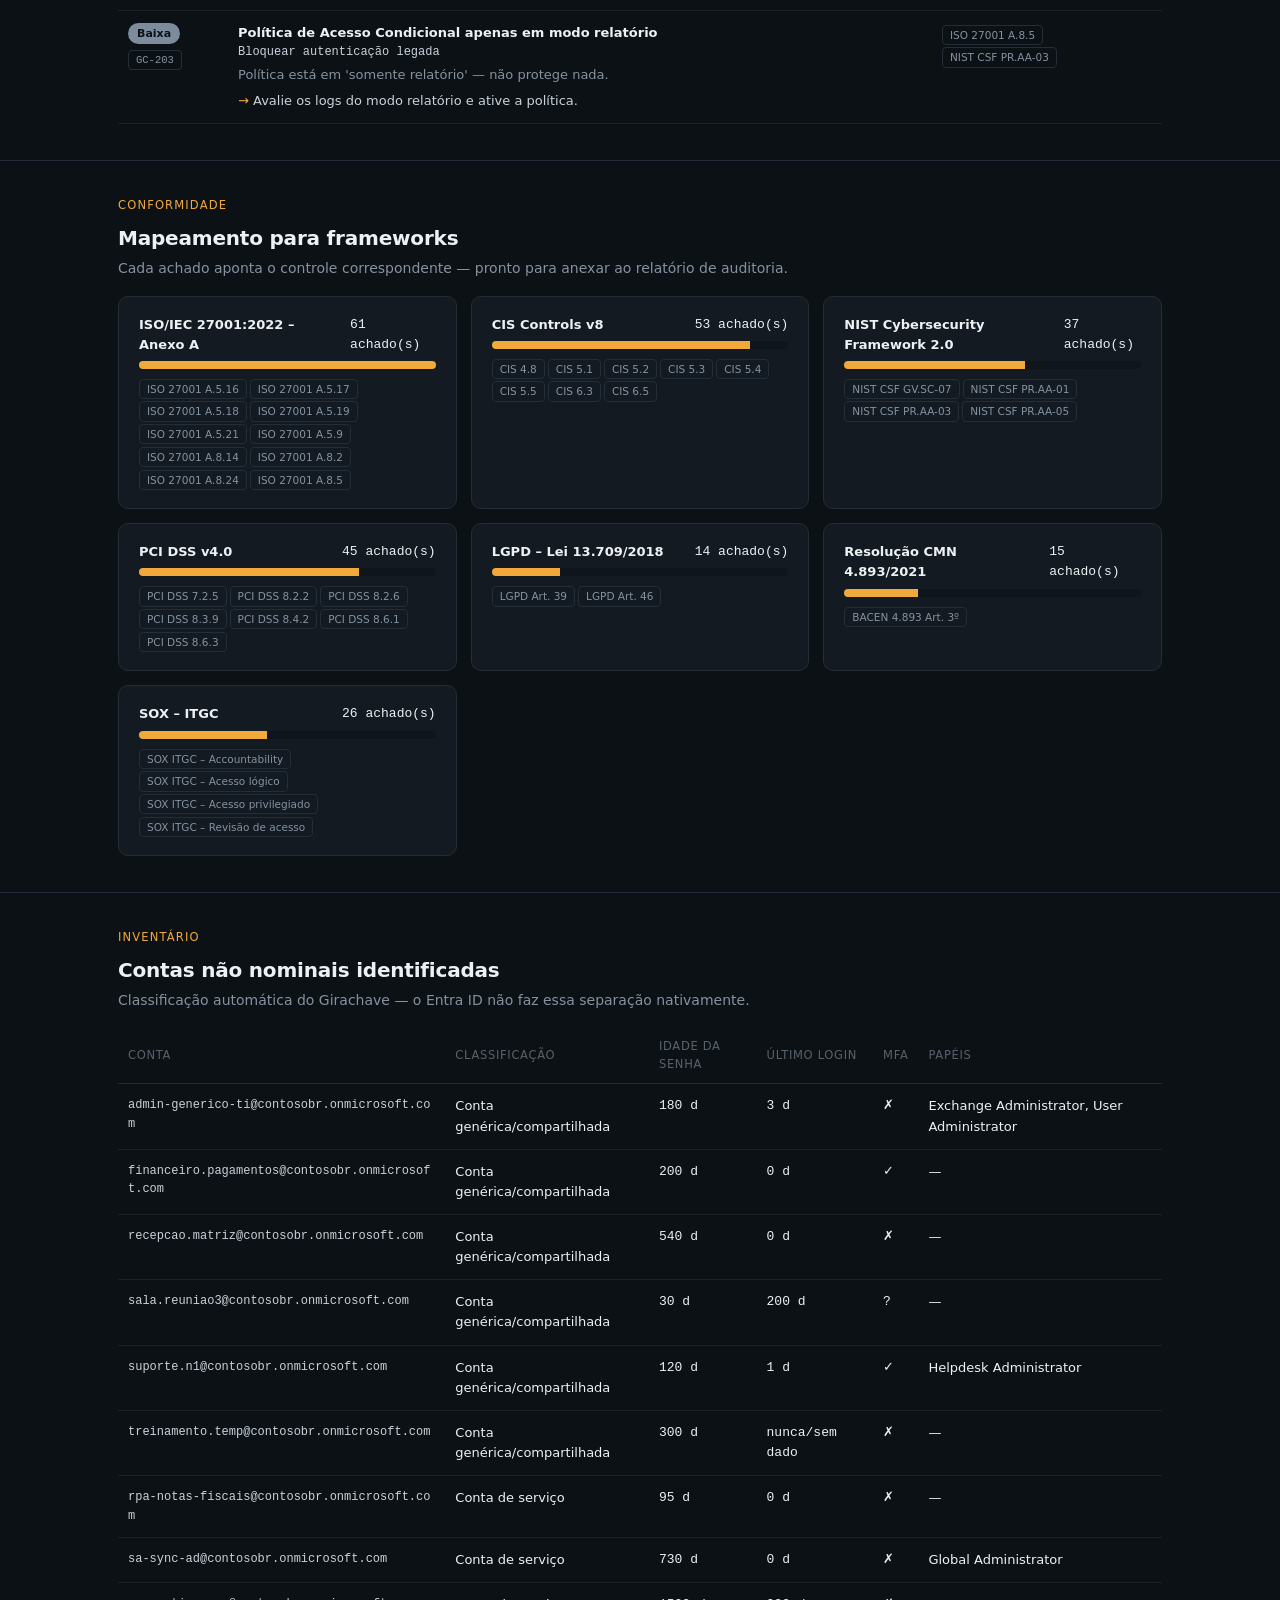
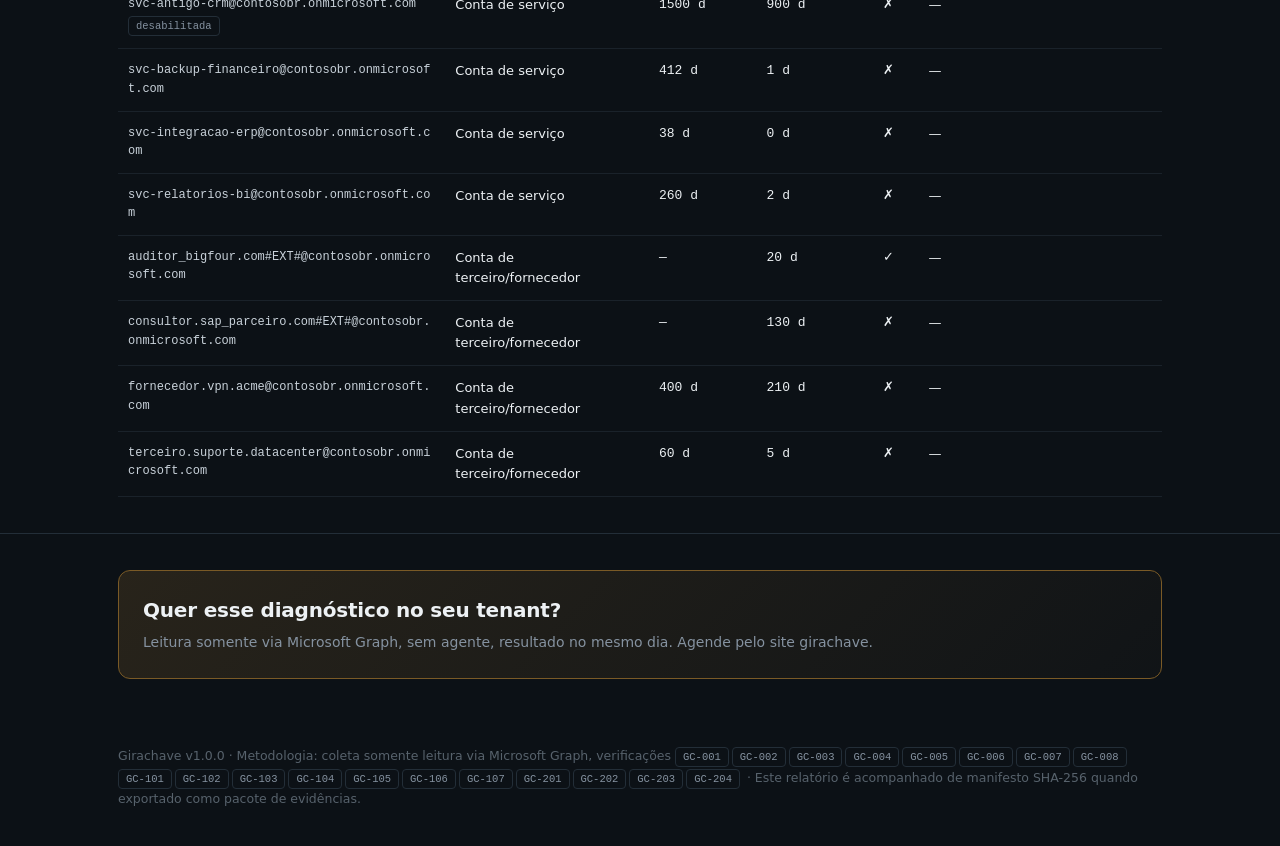
<file: exemplo/relatorio.html>
<!DOCTYPE html>
<html lang="pt-BR"><head><meta charset="utf-8">
<meta name="viewport" content="width=device-width,initial-scale=1">
<meta http-equiv="Content-Security-Policy" content="default-src 'none'; style-src 'unsafe-inline'; img-src data:">
<meta name="robots" content="noindex">
<title>Diagnóstico de identidades · Contoso Brasil (demonstração)</title>
<style>
:root{--bg:#0C1116;--panel:#131A21;--panel2:#0F151B;--line:#232E38;--tx:#EDF1F4;--mut:#8592A0;--faint:#57626C;--amber:#F2A93B}
*{box-sizing:border-box;margin:0;padding:0}
body{background:var(--bg);color:var(--tx);font:14px/1.55 'Segoe UI',Inter,system-ui,sans-serif;-webkit-font-smoothing:antialiased}
.mono{font-family:'Cascadia Mono',Consolas,'IBM Plex Mono',monospace}
.wrap{max-width:1100px;margin:0 auto;padding:0 28px}
header{border-bottom:1px solid var(--line);padding:22px 0}
header .wrap{display:flex;justify-content:space-between;align-items:center;gap:16px;flex-wrap:wrap}
.logo{font-weight:700;font-size:18px;display:flex;align-items:center;gap:9px}
.logo i{width:9px;height:9px;border-radius:50%;background:var(--amber);box-shadow:0 0 0 4px rgba(242,169,59,.14);display:inline-block}
.badge{font-size:11px;letter-spacing:.08em;text-transform:uppercase;padding:4px 10px;border-radius:20px;border:1px solid var(--line);color:var(--mut)}
.badge.demo{color:var(--amber);border-color:#7A5A26;background:rgba(242,169,59,.08)}
h1{font-size:30px;letter-spacing:-.02em;line-height:1.15;margin:34px 0 6px}
h2{font-size:20px;letter-spacing:-.01em;margin:0 0 4px}
.sub{color:var(--mut)}
.eyebrow{font-size:11.5px;letter-spacing:.1em;text-transform:uppercase;color:var(--amber);margin-bottom:8px}
section{padding:36px 0;border-bottom:1px solid var(--line)}
.grid{display:grid;gap:14px}
.g-hero{grid-template-columns:260px 1fr;align-items:stretch}
.g4{grid-template-columns:repeat(4,1fr)}
.g3{grid-template-columns:repeat(3,1fr)}
@media(max-width:820px){.g-hero,.g4,.g3{grid-template-columns:1fr}}
.card{background:var(--panel);border:1px solid var(--line);border-radius:10px;padding:18px 20px}
.kpi .n{font-size:30px;font-weight:700;letter-spacing:-.02em}
.kpi .l{color:var(--mut);font-size:12.5px}
.score{display:flex;flex-direction:column;align-items:center;justify-content:center;text-align:center}
.score .lab{margin-top:8px;font-weight:600}
.pill{display:inline-block;font-size:11px;font-weight:600;padding:2px 9px;border-radius:20px;color:#0C1116;white-space:nowrap}
.chip{display:inline-block;font-size:10.5px;padding:1px 7px;border-radius:4px;border:1px solid var(--line);color:var(--mut);margin:2px 3px 0 0;white-space:nowrap}
table{width:100%;border-collapse:collapse;font-size:13px}
th{text-align:left;color:var(--faint);font-weight:500;font-size:11.5px;text-transform:uppercase;letter-spacing:.06em;padding:10px 10px;border-bottom:1px solid var(--line)}
td{padding:12px 10px;border-bottom:1px solid rgba(35,46,56,.6);vertical-align:top}
td .t{font-weight:600}
td .d{color:var(--mut);margin-top:3px}
td .r{margin-top:6px;color:#C9D2DA}
td .r::before{content:'→ ';color:var(--amber)}
.target{font-size:12px;color:#C9D2DA;word-break:break-all}
.bar{height:8px;border-radius:4px;background:var(--panel2);overflow:hidden;margin-top:6px}
.bar span{display:block;height:100%;background:var(--amber)}
.fw{display:flex;justify-content:space-between;gap:10px;font-size:13px}
.phase h3{font-size:15px;margin-bottom:2px}
.phase ul{list-style:none;margin-top:10px}
.phase li{padding:7px 0;border-top:1px solid var(--line);font-size:13px;color:#C9D2DA}
.phase li:first-child{border-top:none}
.warn{border-left:3px solid var(--amber);padding:10px 14px;background:rgba(242,169,59,.06);color:#E6D3B0;margin-top:10px;font-size:13px}
.drift .n{font-size:22px;font-weight:700}
.up{color:#E0565B}.down{color:#5FAE86}
footer{padding:30px 0 50px;color:var(--faint);font-size:12.5px}
.cta{background:linear-gradient(135deg,rgba(242,169,59,.12),rgba(242,169,59,.02));border:1px solid #7A5A26;border-radius:12px;padding:24px}
.cta a{color:var(--amber)}
@media print{body{background:#fff;color:#111}.card,.cta{background:#fff;border-color:#ccc}.sub,.kpi .l,td .d{color:#444}td .r,.target,.phase li{color:#222}header,section{border-color:#ccc}}
</style></head><body>
<header><div class="wrap"><div class="logo"><i></i>Girachave</div>
<div><span class="badge demo">Dados fictícios · demonstração</span></div></div></header>

<section style="border-bottom:none;padding-bottom:10px"><div class="wrap">
<div class="eyebrow">Diagnóstico de identidades · Microsoft Entra ID</div>
<h1>Contoso Brasil (demonstração)</h1>
<p class="sub">Coletado em 26/11/2026 19:59 UTC · 24 contas, 11 aplicações analisadas · 19 verificações</p>
</div></section>

<section><div class="wrap"><div class="grid g-hero">
<div class="card score"><svg width="170" height="170" viewBox="0 0 170 170" role="img" aria-label="Score 26 de 100"><circle cx="85" cy="85" r="70" fill="none" stroke="#232E38" stroke-width="12"/><circle cx="85" cy="85" r="70" fill="none" stroke="#E0565B" stroke-width="12" stroke-linecap="round" stroke-dasharray="114.4 439.8" transform="rotate(-90 85 85)"/><text x="85" y="88" text-anchor="middle" fill="#EDF1F4" font-size="40" font-weight="700">26</text><text x="85" y="114" text-anchor="middle" fill="#8592A0" font-size="12">de 100 · nota E</text></svg><div class="lab" style="color:#E0565B">Crítico</div></div>
<div class="grid" style="gap:14px">
<div class="grid g4"><div class='card kpi'><div class='n' style='color:#E0565B'>8</div><div class='l'>risco crítica</div></div><div class='card kpi'><div class='n' style='color:#F2A93B'>18</div><div class='l'>risco alta</div></div><div class='card kpi'><div class='n' style='color:#D9C36A'>20</div><div class='l'>risco média</div></div><div class='card kpi'><div class='n' style='color:#7C8C9C'>15</div><div class='l'>risco baixa</div></div></div>
<div class="grid g4">
<div class="card kpi"><div class="n">16</div><div class="l">contas não nominais</div></div>
<div class="card kpi"><div class="n">6</div><div class="l">contas de serviço</div></div>
<div class="card kpi"><div class="n">4</div><div class="l">terceiros / convidados</div></div>
<div class="card kpi"><div class="n">5</div><div class="l">apps com permissão app-only</div></div>
</div></div></div>

</div></section>

<section><div class="wrap"><div class="eyebrow">Resumo executivo</div>
<h2>26 risco(s) crítico(s) ou alto(s) exigem ação imediata</h2>
<p class="sub" style="max-width:780px;margin-top:6px">Contas que não pertencem a uma pessoa — serviço, compartilhadas,
de fornecedores — e aplicações com permissões amplas ficam fora do fluxo passwordless e raramente são revisadas.
São exatamente essas identidades que atacantes procuram, e as primeiras que um auditor pede evidência.</p>
<div style="margin-top:20px"><div class='grid g3'><div class='card phase'><div class='eyebrow'>0–30 dias</div><h3>Conter</h3><ul><li><span class='mono' style='color:var(--amber)'>GC-001</span> Senha não rotacionada dentro da política <span class=sub>×3</span></li><li><span class='mono' style='color:var(--amber)'>GC-006</span> Papel administrativo em conta não nominal <span class=sub>×3</span></li><li><span class='mono' style='color:var(--amber)'>GC-105</span> Identidade não-humana com permissão crítica no tenant <span class=sub>×2</span></li></ul></div><div class='card phase'><div class='eyebrow'>30–60 dias</div><h3>Corrigir</h3><ul><li><span class='mono' style='color:var(--amber)'>GC-001</span> Senha não rotacionada dentro da política <span class=sub>×3</span></li><li><span class='mono' style='color:var(--amber)'>GC-003</span> Conta sem MFA registrado <span class=sub>×6</span></li><li><span class='mono' style='color:var(--amber)'>GC-004</span> Conta habilitada e inativa (dormente) <span class=sub>×2</span></li><li><span class='mono' style='color:var(--amber)'>GC-008</span> Administrador sem MFA resistente a phishing <span class=sub>×4</span></li><li><span class='mono' style='color:var(--amber)'>GC-106</span> Aplicação de terceiro com acesso amplo a dados</li><li><span class='mono' style='color:var(--amber)'>GC-201</span> Autenticação legada não bloqueada</li><li><span class='mono' style='color:var(--amber)'>GC-204</span> Nenhuma política exige MFA para todos os usuários</li></ul></div><div class='card phase'><div class='eyebrow'>60–90 dias</div><h3>Sustentar</h3><ul><li><span class='mono' style='color:var(--amber)'>GC-001</span> Senha não rotacionada dentro da política <span class=sub>×4</span></li><li><span class='mono' style='color:var(--amber)'>GC-002</span> Senha configurada para nunca expirar <span class=sub>×3</span></li><li><span class='mono' style='color:var(--amber)'>GC-003</span> Conta sem MFA registrado <span class=sub>×5</span></li><li><span class='mono' style='color:var(--amber)'>GC-004</span> Conta habilitada e inativa (dormente)</li><li><span class='mono' style='color:var(--amber)'>GC-005</span> Conta criada e nunca utilizada</li><li><span class='mono' style='color:var(--amber)'>GC-007</span> Conta não nominal sem responsável definido <span class=sub>×8</span></li><li><span class='mono' style='color:var(--amber)'>GC-101</span> Segredo de aplicação expirado ainda cadastrado <span class=sub>×2</span></li><li><span class='mono' style='color:var(--amber)'>GC-102</span> Segredo de aplicação prestes a expirar <span class=sub>×2</span></li><li><span class='mono' style='color:var(--amber)'>GC-103</span> Segredo de aplicação com validade longa demais <span class=sub>×2</span></li><li><span class='mono' style='color:var(--amber)'>GC-104</span> Aplicação autenticando por segredo em vez de certificado <span class=sub>×3</span></li><li><span class='mono' style='color:var(--amber)'>GC-106</span> Aplicação de terceiro com acesso amplo a dados</li><li><span class='mono' style='color:var(--amber)'>GC-107</span> Aplicação privilegiada sem dono definido <span class=sub>×2</span></li><li><span class='mono' style='color:var(--amber)'>GC-203</span> Política de Acesso Condicional apenas em modo relatório</li><li>Rotação automática agendada + revisão trimestral de acessos</li><li>Varredura contínua com alerta de desvios no Teams/SIEM</li></ul></div></div></div></div></section>


<section><div class='wrap'><div class='eyebrow'>43 achado(s)</div><h2>Contas não nominais</h2><p class='sub' style='margin-bottom:16px'>Serviço, genéricas/compartilhadas e de terceiros</p><table><thead><tr><th style='width:110px'>Risco</th><th>Achado e recomendação</th><th>Controles</th></tr></thead><tbody><tr><td><span class="pill" style="background:#E0565B">Crítica</span><div class='mono chip' style='margin-top:6px'>GC-001</div></td><td><div class='t'>Senha não rotacionada dentro da política</div><div class='target mono'>admin-generico-ti@contosobr.onmicrosoft.com</div><div class='d'>Última troca de senha há 180 dias (política: 90).</div><div class='r'>Rotacione com o Girachave — a nova senha vai direto para o Azure Key Vault, sem passar por e-mail, chat ou planilha.</div></td><td style='width:230px'><span class="chip">ISO 27001 A.5.17</span><span class="chip">CIS 5.2</span><span class="chip">PCI DSS 8.3.9</span><span class="chip">PCI DSS 8.6.3</span><span class="chip">NIST CSF PR.AA-01</span><span class="chip">SOX ITGC – Acesso lógico</span></td></tr><tr><td><span class="pill" style="background:#E0565B">Crítica</span><div class='mono chip' style='margin-top:6px'>GC-001</div></td><td><div class='t'>Senha não rotacionada dentro da política</div><div class='target mono'>sa-sync-ad@contosobr.onmicrosoft.com</div><div class='d'>Última troca de senha há 730 dias (política: 90).</div><div class='r'>Rotacione com o Girachave — a nova senha vai direto para o Azure Key Vault, sem passar por e-mail, chat ou planilha.</div></td><td style='width:230px'><span class="chip">ISO 27001 A.5.17</span><span class="chip">CIS 5.2</span><span class="chip">PCI DSS 8.3.9</span><span class="chip">PCI DSS 8.6.3</span><span class="chip">NIST CSF PR.AA-01</span><span class="chip">SOX ITGC – Acesso lógico</span></td></tr><tr><td><span class="pill" style="background:#E0565B">Crítica</span><div class='mono chip' style='margin-top:6px'>GC-001</div></td><td><div class='t'>Senha não rotacionada dentro da política</div><div class='target mono'>suporte.n1@contosobr.onmicrosoft.com</div><div class='d'>Última troca de senha há 120 dias (política: 90).</div><div class='r'>Rotacione com o Girachave — a nova senha vai direto para o Azure Key Vault, sem passar por e-mail, chat ou planilha.</div></td><td style='width:230px'><span class="chip">ISO 27001 A.5.17</span><span class="chip">CIS 5.2</span><span class="chip">PCI DSS 8.3.9</span><span class="chip">PCI DSS 8.6.3</span><span class="chip">NIST CSF PR.AA-01</span><span class="chip">SOX ITGC – Acesso lógico</span></td></tr><tr><td><span class="pill" style="background:#E0565B">Crítica</span><div class='mono chip' style='margin-top:6px'>GC-006</div></td><td><div class='t'>Papel administrativo em conta não nominal</div><div class='target mono'>admin-generico-ti@contosobr.onmicrosoft.com</div><div class='d'>Papéis atribuídos: Exchange Administrator, User Administrator.</div><div class='r'>Remova o papel ou mova-o para uma conta administrativa nominal com PIM (ativação just-in-time) e MFA resistente a phishing.</div></td><td style='width:230px'><span class="chip">ISO 27001 A.8.2</span><span class="chip">CIS 5.4</span><span class="chip">PCI DSS 8.2.2</span><span class="chip">PCI DSS 7.2.5</span><span class="chip">NIST CSF PR.AA-05</span><span class="chip">SOX ITGC – Acesso privilegiado</span></td></tr><tr><td><span class="pill" style="background:#E0565B">Crítica</span><div class='mono chip' style='margin-top:6px'>GC-006</div></td><td><div class='t'>Papel administrativo em conta não nominal</div><div class='target mono'>sa-sync-ad@contosobr.onmicrosoft.com</div><div class='d'>Papéis atribuídos: Global Administrator.</div><div class='r'>Remova o papel ou mova-o para uma conta administrativa nominal com PIM (ativação just-in-time) e MFA resistente a phishing.</div></td><td style='width:230px'><span class="chip">ISO 27001 A.8.2</span><span class="chip">CIS 5.4</span><span class="chip">PCI DSS 8.2.2</span><span class="chip">PCI DSS 7.2.5</span><span class="chip">NIST CSF PR.AA-05</span><span class="chip">SOX ITGC – Acesso privilegiado</span></td></tr><tr><td><span class="pill" style="background:#E0565B">Crítica</span><div class='mono chip' style='margin-top:6px'>GC-006</div></td><td><div class='t'>Papel administrativo em conta não nominal</div><div class='target mono'>suporte.n1@contosobr.onmicrosoft.com</div><div class='d'>Papéis atribuídos: Helpdesk Administrator.</div><div class='r'>Remova o papel ou mova-o para uma conta administrativa nominal com PIM (ativação just-in-time) e MFA resistente a phishing.</div></td><td style='width:230px'><span class="chip">ISO 27001 A.8.2</span><span class="chip">CIS 5.4</span><span class="chip">PCI DSS 8.2.2</span><span class="chip">PCI DSS 7.2.5</span><span class="chip">NIST CSF PR.AA-05</span><span class="chip">SOX ITGC – Acesso privilegiado</span></td></tr><tr><td><span class="pill" style="background:#F2A93B">Alta</span><div class='mono chip' style='margin-top:6px'>GC-001</div></td><td><div class='t'>Senha não rotacionada dentro da política</div><div class='target mono'>fornecedor.vpn.acme@contosobr.onmicrosoft.com</div><div class='d'>Última troca de senha há 400 dias (política: 90).</div><div class='r'>Rotacione com o Girachave — a nova senha vai direto para o Azure Key Vault, sem passar por e-mail, chat ou planilha.</div></td><td style='width:230px'><span class="chip">ISO 27001 A.5.17</span><span class="chip">CIS 5.2</span><span class="chip">PCI DSS 8.3.9</span><span class="chip">PCI DSS 8.6.3</span><span class="chip">NIST CSF PR.AA-01</span><span class="chip">SOX ITGC – Acesso lógico</span></td></tr><tr><td><span class="pill" style="background:#F2A93B">Alta</span><div class='mono chip' style='margin-top:6px'>GC-001</div></td><td><div class='t'>Senha não rotacionada dentro da política</div><div class='target mono'>recepcao.matriz@contosobr.onmicrosoft.com</div><div class='d'>Última troca de senha há 540 dias (política: 90).</div><div class='r'>Rotacione com o Girachave — a nova senha vai direto para o Azure Key Vault, sem passar por e-mail, chat ou planilha.</div></td><td style='width:230px'><span class="chip">ISO 27001 A.5.17</span><span class="chip">CIS 5.2</span><span class="chip">PCI DSS 8.3.9</span><span class="chip">PCI DSS 8.6.3</span><span class="chip">NIST CSF PR.AA-01</span><span class="chip">SOX ITGC – Acesso lógico</span></td></tr><tr><td><span class="pill" style="background:#F2A93B">Alta</span><div class='mono chip' style='margin-top:6px'>GC-001</div></td><td><div class='t'>Senha não rotacionada dentro da política</div><div class='target mono'>svc-backup-financeiro@contosobr.onmicrosoft.com</div><div class='d'>Última troca de senha há 412 dias (política: 90).</div><div class='r'>Rotacione com o Girachave — a nova senha vai direto para o Azure Key Vault, sem passar por e-mail, chat ou planilha.</div></td><td style='width:230px'><span class="chip">ISO 27001 A.5.17</span><span class="chip">CIS 5.2</span><span class="chip">PCI DSS 8.3.9</span><span class="chip">PCI DSS 8.6.3</span><span class="chip">NIST CSF PR.AA-01</span><span class="chip">SOX ITGC – Acesso lógico</span></td></tr><tr><td><span class="pill" style="background:#F2A93B">Alta</span><div class='mono chip' style='margin-top:6px'>GC-003</div></td><td><div class='t'>Conta sem MFA registrado</div><div class='target mono'>admin-generico-ti@contosobr.onmicrosoft.com</div><div class='d'>Nenhum método MFA registrado.</div><div class='r'>Exija MFA via Acesso Condicional; para contas compartilhadas, use chave FIDO2 custodiada.</div></td><td style='width:230px'><span class="chip">ISO 27001 A.8.5</span><span class="chip">CIS 6.3</span><span class="chip">PCI DSS 8.4.2</span><span class="chip">NIST CSF PR.AA-03</span><span class="chip">LGPD Art. 46</span><span class="chip">BACEN 4.893 Art. 3º</span></td></tr><tr><td><span class="pill" style="background:#F2A93B">Alta</span><div class='mono chip' style='margin-top:6px'>GC-003</div></td><td><div class='t'>Conta sem MFA registrado</div><div class='target mono'>consultor.sap_parceiro.com#EXT#@contosobr.onmicrosoft.com</div><div class='d'>Nenhum método MFA registrado.</div><div class='r'>Exija MFA via Acesso Condicional; para contas compartilhadas, use chave FIDO2 custodiada.</div></td><td style='width:230px'><span class="chip">ISO 27001 A.8.5</span><span class="chip">CIS 6.3</span><span class="chip">PCI DSS 8.4.2</span><span class="chip">NIST CSF PR.AA-03</span><span class="chip">LGPD Art. 46</span><span class="chip">BACEN 4.893 Art. 3º</span></td></tr><tr><td><span class="pill" style="background:#F2A93B">Alta</span><div class='mono chip' style='margin-top:6px'>GC-003</div></td><td><div class='t'>Conta sem MFA registrado</div><div class='target mono'>fornecedor.vpn.acme@contosobr.onmicrosoft.com</div><div class='d'>Nenhum método MFA registrado.</div><div class='r'>Exija MFA via Acesso Condicional; para contas compartilhadas, use chave FIDO2 custodiada.</div></td><td style='width:230px'><span class="chip">ISO 27001 A.8.5</span><span class="chip">CIS 6.3</span><span class="chip">PCI DSS 8.4.2</span><span class="chip">NIST CSF PR.AA-03</span><span class="chip">LGPD Art. 46</span><span class="chip">BACEN 4.893 Art. 3º</span></td></tr><tr><td><span class="pill" style="background:#F2A93B">Alta</span><div class='mono chip' style='margin-top:6px'>GC-003</div></td><td><div class='t'>Conta sem MFA registrado</div><div class='target mono'>recepcao.matriz@contosobr.onmicrosoft.com</div><div class='d'>Nenhum método MFA registrado.</div><div class='r'>Exija MFA via Acesso Condicional; para contas compartilhadas, use chave FIDO2 custodiada.</div></td><td style='width:230px'><span class="chip">ISO 27001 A.8.5</span><span class="chip">CIS 6.3</span><span class="chip">PCI DSS 8.4.2</span><span class="chip">NIST CSF PR.AA-03</span><span class="chip">LGPD Art. 46</span><span class="chip">BACEN 4.893 Art. 3º</span></td></tr><tr><td><span class="pill" style="background:#F2A93B">Alta</span><div class='mono chip' style='margin-top:6px'>GC-003</div></td><td><div class='t'>Conta sem MFA registrado</div><div class='target mono'>terceiro.suporte.datacenter@contosobr.onmicrosoft.com</div><div class='d'>Nenhum método MFA registrado.</div><div class='r'>Exija MFA via Acesso Condicional; para contas compartilhadas, use chave FIDO2 custodiada.</div></td><td style='width:230px'><span class="chip">ISO 27001 A.8.5</span><span class="chip">CIS 6.3</span><span class="chip">PCI DSS 8.4.2</span><span class="chip">NIST CSF PR.AA-03</span><span class="chip">LGPD Art. 46</span><span class="chip">BACEN 4.893 Art. 3º</span></td></tr><tr><td><span class="pill" style="background:#F2A93B">Alta</span><div class='mono chip' style='margin-top:6px'>GC-003</div></td><td><div class='t'>Conta sem MFA registrado</div><div class='target mono'>treinamento.temp@contosobr.onmicrosoft.com</div><div class='d'>Nenhum método MFA registrado.</div><div class='r'>Exija MFA via Acesso Condicional; para contas compartilhadas, use chave FIDO2 custodiada.</div></td><td style='width:230px'><span class="chip">ISO 27001 A.8.5</span><span class="chip">CIS 6.3</span><span class="chip">PCI DSS 8.4.2</span><span class="chip">NIST CSF PR.AA-03</span><span class="chip">LGPD Art. 46</span><span class="chip">BACEN 4.893 Art. 3º</span></td></tr><tr><td><span class="pill" style="background:#F2A93B">Alta</span><div class='mono chip' style='margin-top:6px'>GC-004</div></td><td><div class='t'>Conta habilitada e inativa (dormente)</div><div class='target mono'>consultor.sap_parceiro.com#EXT#@contosobr.onmicrosoft.com</div><div class='d'>Último login há 130 dias (limite: 90).</div><div class='r'>Desabilite a conta e abra revisão de acesso (Access Review) com o responsável. Acesso de fornecedor órfão é vetor clássico de invasão.</div></td><td style='width:230px'><span class="chip">ISO 27001 A.5.18</span><span class="chip">CIS 5.3</span><span class="chip">PCI DSS 8.2.6</span><span class="chip">NIST CSF PR.AA-05</span><span class="chip">SOX ITGC – Revisão de acesso</span></td></tr><tr><td><span class="pill" style="background:#F2A93B">Alta</span><div class='mono chip' style='margin-top:6px'>GC-004</div></td><td><div class='t'>Conta habilitada e inativa (dormente)</div><div class='target mono'>fornecedor.vpn.acme@contosobr.onmicrosoft.com</div><div class='d'>Último login há 210 dias (limite: 90).</div><div class='r'>Desabilite a conta e abra revisão de acesso (Access Review) com o responsável. Acesso de fornecedor órfão é vetor clássico de invasão.</div></td><td style='width:230px'><span class="chip">ISO 27001 A.5.18</span><span class="chip">CIS 5.3</span><span class="chip">PCI DSS 8.2.6</span><span class="chip">NIST CSF PR.AA-05</span><span class="chip">SOX ITGC – Revisão de acesso</span></td></tr><tr><td><span class="pill" style="background:#F2A93B">Alta</span><div class='mono chip' style='margin-top:6px'>GC-008</div></td><td><div class='t'>Administrador sem MFA resistente a phishing</div><div class='target mono'>admin-generico-ti@contosobr.onmicrosoft.com</div><div class='d'>Papéis: Exchange Administrator, User Administrator. Métodos: nenhum.</div><div class='r'>Exija força de autenticação &#x27;MFA resistente a phishing&#x27; (FIDO2/passkey ou Windows Hello) para papéis administrativos — SMS e push são vulneráveis a AiTM.</div></td><td style='width:230px'><span class="chip">ISO 27001 A.8.5</span><span class="chip">CIS 6.5</span><span class="chip">NIST CSF PR.AA-03</span><span class="chip">BACEN 4.893 Art. 3º</span></td></tr><tr><td><span class="pill" style="background:#F2A93B">Alta</span><div class='mono chip' style='margin-top:6px'>GC-008</div></td><td><div class='t'>Administrador sem MFA resistente a phishing</div><div class='target mono'>bruno.lima@contosobr.onmicrosoft.com</div><div class='d'>Papéis: Global Administrator. Métodos: mobilePhone.</div><div class='r'>Exija força de autenticação &#x27;MFA resistente a phishing&#x27; (FIDO2/passkey ou Windows Hello) para papéis administrativos — SMS e push são vulneráveis a AiTM.</div></td><td style='width:230px'><span class="chip">ISO 27001 A.8.5</span><span class="chip">CIS 6.5</span><span class="chip">NIST CSF PR.AA-03</span><span class="chip">BACEN 4.893 Art. 3º</span></td></tr><tr><td><span class="pill" style="background:#F2A93B">Alta</span><div class='mono chip' style='margin-top:6px'>GC-008</div></td><td><div class='t'>Administrador sem MFA resistente a phishing</div><div class='target mono'>sa-sync-ad@contosobr.onmicrosoft.com</div><div class='d'>Papéis: Global Administrator. Métodos: nenhum.</div><div class='r'>Exija força de autenticação &#x27;MFA resistente a phishing&#x27; (FIDO2/passkey ou Windows Hello) para papéis administrativos — SMS e push são vulneráveis a AiTM.</div></td><td style='width:230px'><span class="chip">ISO 27001 A.8.5</span><span class="chip">CIS 6.5</span><span class="chip">NIST CSF PR.AA-03</span><span class="chip">BACEN 4.893 Art. 3º</span></td></tr><tr><td><span class="pill" style="background:#F2A93B">Alta</span><div class='mono chip' style='margin-top:6px'>GC-008</div></td><td><div class='t'>Administrador sem MFA resistente a phishing</div><div class='target mono'>suporte.n1@contosobr.onmicrosoft.com</div><div class='d'>Papéis: Helpdesk Administrator. Métodos: microsoftAuthenticatorPush, mobilePhone.</div><div class='r'>Exija força de autenticação &#x27;MFA resistente a phishing&#x27; (FIDO2/passkey ou Windows Hello) para papéis administrativos — SMS e push são vulneráveis a AiTM.</div></td><td style='width:230px'><span class="chip">ISO 27001 A.8.5</span><span class="chip">CIS 6.5</span><span class="chip">NIST CSF PR.AA-03</span><span class="chip">BACEN 4.893 Art. 3º</span></td></tr><tr><td><span class="pill" style="background:#D9C36A">Média</span><div class='mono chip' style='margin-top:6px'>GC-001</div></td><td><div class='t'>Senha não rotacionada dentro da política</div><div class='target mono'>financeiro.pagamentos@contosobr.onmicrosoft.com</div><div class='d'>Última troca de senha há 200 dias (política: 90).</div><div class='r'>Rotacione com o Girachave — a nova senha vai direto para o Azure Key Vault, sem passar por e-mail, chat ou planilha.</div></td><td style='width:230px'><span class="chip">ISO 27001 A.5.17</span><span class="chip">CIS 5.2</span><span class="chip">PCI DSS 8.3.9</span><span class="chip">PCI DSS 8.6.3</span><span class="chip">NIST CSF PR.AA-01</span><span class="chip">SOX ITGC – Acesso lógico</span></td></tr><tr><td><span class="pill" style="background:#D9C36A">Média</span><div class='mono chip' style='margin-top:6px'>GC-001</div></td><td><div class='t'>Senha não rotacionada dentro da política</div><div class='target mono'>rpa-notas-fiscais@contosobr.onmicrosoft.com</div><div class='d'>Última troca de senha há 95 dias (política: 90).</div><div class='r'>Rotacione com o Girachave — a nova senha vai direto para o Azure Key Vault, sem passar por e-mail, chat ou planilha.</div></td><td style='width:230px'><span class="chip">ISO 27001 A.5.17</span><span class="chip">CIS 5.2</span><span class="chip">PCI DSS 8.3.9</span><span class="chip">PCI DSS 8.6.3</span><span class="chip">NIST CSF PR.AA-01</span><span class="chip">SOX ITGC – Acesso lógico</span></td></tr><tr><td><span class="pill" style="background:#D9C36A">Média</span><div class='mono chip' style='margin-top:6px'>GC-001</div></td><td><div class='t'>Senha não rotacionada dentro da política</div><div class='target mono'>svc-relatorios-bi@contosobr.onmicrosoft.com</div><div class='d'>Última troca de senha há 260 dias (política: 90).</div><div class='r'>Rotacione com o Girachave — a nova senha vai direto para o Azure Key Vault, sem passar por e-mail, chat ou planilha.</div></td><td style='width:230px'><span class="chip">ISO 27001 A.5.17</span><span class="chip">CIS 5.2</span><span class="chip">PCI DSS 8.3.9</span><span class="chip">PCI DSS 8.6.3</span><span class="chip">NIST CSF PR.AA-01</span><span class="chip">SOX ITGC – Acesso lógico</span></td></tr><tr><td><span class="pill" style="background:#D9C36A">Média</span><div class='mono chip' style='margin-top:6px'>GC-001</div></td><td><div class='t'>Senha não rotacionada dentro da política</div><div class='target mono'>treinamento.temp@contosobr.onmicrosoft.com</div><div class='d'>Última troca de senha há 300 dias (política: 90).</div><div class='r'>Rotacione com o Girachave — a nova senha vai direto para o Azure Key Vault, sem passar por e-mail, chat ou planilha.</div></td><td style='width:230px'><span class="chip">ISO 27001 A.5.17</span><span class="chip">CIS 5.2</span><span class="chip">PCI DSS 8.3.9</span><span class="chip">PCI DSS 8.6.3</span><span class="chip">NIST CSF PR.AA-01</span><span class="chip">SOX ITGC – Acesso lógico</span></td></tr><tr><td><span class="pill" style="background:#D9C36A">Média</span><div class='mono chip' style='margin-top:6px'>GC-002</div></td><td><div class='t'>Senha configurada para nunca expirar</div><div class='target mono'>fornecedor.vpn.acme@contosobr.onmicrosoft.com</div><div class='d'>passwordPolicies contém DisablePasswordExpiration.</div><div class='r'>Remova a exceção ou compense com rotação automática programada.</div></td><td style='width:230px'><span class="chip">ISO 27001 A.5.17</span><span class="chip">CIS 5.2</span><span class="chip">PCI DSS 8.3.9</span></td></tr><tr><td><span class="pill" style="background:#D9C36A">Média</span><div class='mono chip' style='margin-top:6px'>GC-002</div></td><td><div class='t'>Senha configurada para nunca expirar</div><div class='target mono'>recepcao.matriz@contosobr.onmicrosoft.com</div><div class='d'>passwordPolicies contém DisablePasswordExpiration.</div><div class='r'>Remova a exceção ou compense com rotação automática programada.</div></td><td style='width:230px'><span class="chip">ISO 27001 A.5.17</span><span class="chip">CIS 5.2</span><span class="chip">PCI DSS 8.3.9</span></td></tr><tr><td><span class="pill" style="background:#D9C36A">Média</span><div class='mono chip' style='margin-top:6px'>GC-002</div></td><td><div class='t'>Senha configurada para nunca expirar</div><div class='target mono'>sala.reuniao3@contosobr.onmicrosoft.com</div><div class='d'>passwordPolicies contém DisablePasswordExpiration.</div><div class='r'>Remova a exceção ou compense com rotação automática programada.</div></td><td style='width:230px'><span class="chip">ISO 27001 A.5.17</span><span class="chip">CIS 5.2</span><span class="chip">PCI DSS 8.3.9</span></td></tr><tr><td><span class="pill" style="background:#D9C36A">Média</span><div class='mono chip' style='margin-top:6px'>GC-003</div></td><td><div class='t'>Conta sem MFA registrado</div><div class='target mono'>rpa-notas-fiscais@contosobr.onmicrosoft.com</div><div class='d'>Nenhum método MFA registrado.</div><div class='r'>Contas de serviço não fazem MFA: bloqueie login interativo via Acesso Condicional (restrição por IP/local) ou migre para identidade gerenciada.</div></td><td style='width:230px'><span class="chip">ISO 27001 A.8.5</span><span class="chip">CIS 6.3</span><span class="chip">PCI DSS 8.4.2</span><span class="chip">NIST CSF PR.AA-03</span><span class="chip">LGPD Art. 46</span><span class="chip">BACEN 4.893 Art. 3º</span></td></tr><tr><td><span class="pill" style="background:#D9C36A">Média</span><div class='mono chip' style='margin-top:6px'>GC-003</div></td><td><div class='t'>Conta sem MFA registrado</div><div class='target mono'>sa-sync-ad@contosobr.onmicrosoft.com</div><div class='d'>Nenhum método MFA registrado.</div><div class='r'>Contas de serviço não fazem MFA: bloqueie login interativo via Acesso Condicional (restrição por IP/local) ou migre para identidade gerenciada.</div></td><td style='width:230px'><span class="chip">ISO 27001 A.8.5</span><span class="chip">CIS 6.3</span><span class="chip">PCI DSS 8.4.2</span><span class="chip">NIST CSF PR.AA-03</span><span class="chip">LGPD Art. 46</span><span class="chip">BACEN 4.893 Art. 3º</span></td></tr><tr><td><span class="pill" style="background:#D9C36A">Média</span><div class='mono chip' style='margin-top:6px'>GC-003</div></td><td><div class='t'>Conta sem MFA registrado</div><div class='target mono'>svc-backup-financeiro@contosobr.onmicrosoft.com</div><div class='d'>Nenhum método MFA registrado.</div><div class='r'>Contas de serviço não fazem MFA: bloqueie login interativo via Acesso Condicional (restrição por IP/local) ou migre para identidade gerenciada.</div></td><td style='width:230px'><span class="chip">ISO 27001 A.8.5</span><span class="chip">CIS 6.3</span><span class="chip">PCI DSS 8.4.2</span><span class="chip">NIST CSF PR.AA-03</span><span class="chip">LGPD Art. 46</span><span class="chip">BACEN 4.893 Art. 3º</span></td></tr><tr><td><span class="pill" style="background:#D9C36A">Média</span><div class='mono chip' style='margin-top:6px'>GC-003</div></td><td><div class='t'>Conta sem MFA registrado</div><div class='target mono'>svc-integracao-erp@contosobr.onmicrosoft.com</div><div class='d'>Nenhum método MFA registrado.</div><div class='r'>Contas de serviço não fazem MFA: bloqueie login interativo via Acesso Condicional (restrição por IP/local) ou migre para identidade gerenciada.</div></td><td style='width:230px'><span class="chip">ISO 27001 A.8.5</span><span class="chip">CIS 6.3</span><span class="chip">PCI DSS 8.4.2</span><span class="chip">NIST CSF PR.AA-03</span><span class="chip">LGPD Art. 46</span><span class="chip">BACEN 4.893 Art. 3º</span></td></tr><tr><td><span class="pill" style="background:#D9C36A">Média</span><div class='mono chip' style='margin-top:6px'>GC-003</div></td><td><div class='t'>Conta sem MFA registrado</div><div class='target mono'>svc-relatorios-bi@contosobr.onmicrosoft.com</div><div class='d'>Nenhum método MFA registrado.</div><div class='r'>Contas de serviço não fazem MFA: bloqueie login interativo via Acesso Condicional (restrição por IP/local) ou migre para identidade gerenciada.</div></td><td style='width:230px'><span class="chip">ISO 27001 A.8.5</span><span class="chip">CIS 6.3</span><span class="chip">PCI DSS 8.4.2</span><span class="chip">NIST CSF PR.AA-03</span><span class="chip">LGPD Art. 46</span><span class="chip">BACEN 4.893 Art. 3º</span></td></tr><tr><td><span class="pill" style="background:#D9C36A">Média</span><div class='mono chip' style='margin-top:6px'>GC-004</div></td><td><div class='t'>Conta habilitada e inativa (dormente)</div><div class='target mono'>sala.reuniao3@contosobr.onmicrosoft.com</div><div class='d'>Último login há 200 dias (limite: 90).</div><div class='r'>Desabilite a conta e abra revisão de acesso (Access Review) com o responsável.</div></td><td style='width:230px'><span class="chip">ISO 27001 A.5.18</span><span class="chip">CIS 5.3</span><span class="chip">PCI DSS 8.2.6</span><span class="chip">NIST CSF PR.AA-05</span><span class="chip">SOX ITGC – Revisão de acesso</span></td></tr><tr><td><span class="pill" style="background:#7C8C9C">Baixa</span><div class='mono chip' style='margin-top:6px'>GC-005</div></td><td><div class='t'>Conta criada e nunca utilizada</div><div class='target mono'>treinamento.temp@contosobr.onmicrosoft.com</div><div class='d'>Criada há 300 dias, sem registro de login.</div><div class='r'>Confirme a necessidade da conta; se não houver, exclua.</div></td><td style='width:230px'><span class="chip">ISO 27001 A.5.16</span><span class="chip">CIS 5.1</span><span class="chip">CIS 5.3</span></td></tr><tr><td><span class="pill" style="background:#7C8C9C">Baixa</span><div class='mono chip' style='margin-top:6px'>GC-007</div></td><td><div class='t'>Conta não nominal sem responsável definido</div><div class='target mono'>admin-generico-ti@contosobr.onmicrosoft.com</div><div class='d'>Nenhum gerente/responsável atribuído no diretório.</div><div class='r'>Defina um responsável (campo manager) — ele recebe os avisos de rotação e as revisões.</div></td><td style='width:230px'><span class="chip">ISO 27001 A.5.16</span><span class="chip">CIS 5.5</span><span class="chip">PCI DSS 8.6.1</span><span class="chip">SOX ITGC – Accountability</span></td></tr><tr><td><span class="pill" style="background:#7C8C9C">Baixa</span><div class='mono chip' style='margin-top:6px'>GC-007</div></td><td><div class='t'>Conta não nominal sem responsável definido</div><div class='target mono'>consultor.sap_parceiro.com#EXT#@contosobr.onmicrosoft.com</div><div class='d'>Nenhum gerente/responsável atribuído no diretório.</div><div class='r'>Defina um responsável (campo manager) — ele recebe os avisos de rotação e as revisões.</div></td><td style='width:230px'><span class="chip">ISO 27001 A.5.16</span><span class="chip">CIS 5.5</span><span class="chip">PCI DSS 8.6.1</span><span class="chip">SOX ITGC – Accountability</span></td></tr><tr><td><span class="pill" style="background:#7C8C9C">Baixa</span><div class='mono chip' style='margin-top:6px'>GC-007</div></td><td><div class='t'>Conta não nominal sem responsável definido</div><div class='target mono'>fornecedor.vpn.acme@contosobr.onmicrosoft.com</div><div class='d'>Nenhum gerente/responsável atribuído no diretório.</div><div class='r'>Defina um responsável (campo manager) — ele recebe os avisos de rotação e as revisões.</div></td><td style='width:230px'><span class="chip">ISO 27001 A.5.16</span><span class="chip">CIS 5.5</span><span class="chip">PCI DSS 8.6.1</span><span class="chip">SOX ITGC – Accountability</span></td></tr><tr><td><span class="pill" style="background:#7C8C9C">Baixa</span><div class='mono chip' style='margin-top:6px'>GC-007</div></td><td><div class='t'>Conta não nominal sem responsável definido</div><div class='target mono'>recepcao.matriz@contosobr.onmicrosoft.com</div><div class='d'>Nenhum gerente/responsável atribuído no diretório.</div><div class='r'>Defina um responsável (campo manager) — ele recebe os avisos de rotação e as revisões.</div></td><td style='width:230px'><span class="chip">ISO 27001 A.5.16</span><span class="chip">CIS 5.5</span><span class="chip">PCI DSS 8.6.1</span><span class="chip">SOX ITGC – Accountability</span></td></tr><tr><td><span class="pill" style="background:#7C8C9C">Baixa</span><div class='mono chip' style='margin-top:6px'>GC-007</div></td><td><div class='t'>Conta não nominal sem responsável definido</div><div class='target mono'>sa-sync-ad@contosobr.onmicrosoft.com</div><div class='d'>Nenhum gerente/responsável atribuído no diretório.</div><div class='r'>Defina um responsável (campo manager) — ele recebe os avisos de rotação e as revisões.</div></td><td style='width:230px'><span class="chip">ISO 27001 A.5.16</span><span class="chip">CIS 5.5</span><span class="chip">PCI DSS 8.6.1</span><span class="chip">SOX ITGC – Accountability</span></td></tr><tr><td><span class="pill" style="background:#7C8C9C">Baixa</span><div class='mono chip' style='margin-top:6px'>GC-007</div></td><td><div class='t'>Conta não nominal sem responsável definido</div><div class='target mono'>svc-backup-financeiro@contosobr.onmicrosoft.com</div><div class='d'>Nenhum gerente/responsável atribuído no diretório.</div><div class='r'>Defina um responsável (campo manager) — ele recebe os avisos de rotação e as revisões.</div></td><td style='width:230px'><span class="chip">ISO 27001 A.5.16</span><span class="chip">CIS 5.5</span><span class="chip">PCI DSS 8.6.1</span><span class="chip">SOX ITGC – Accountability</span></td></tr><tr><td><span class="pill" style="background:#7C8C9C">Baixa</span><div class='mono chip' style='margin-top:6px'>GC-007</div></td><td><div class='t'>Conta não nominal sem responsável definido</div><div class='target mono'>svc-relatorios-bi@contosobr.onmicrosoft.com</div><div class='d'>Nenhum gerente/responsável atribuído no diretório.</div><div class='r'>Defina um responsável (campo manager) — ele recebe os avisos de rotação e as revisões.</div></td><td style='width:230px'><span class="chip">ISO 27001 A.5.16</span><span class="chip">CIS 5.5</span><span class="chip">PCI DSS 8.6.1</span><span class="chip">SOX ITGC – Accountability</span></td></tr><tr><td><span class="pill" style="background:#7C8C9C">Baixa</span><div class='mono chip' style='margin-top:6px'>GC-007</div></td><td><div class='t'>Conta não nominal sem responsável definido</div><div class='target mono'>treinamento.temp@contosobr.onmicrosoft.com</div><div class='d'>Nenhum gerente/responsável atribuído no diretório.</div><div class='r'>Defina um responsável (campo manager) — ele recebe os avisos de rotação e as revisões.</div></td><td style='width:230px'><span class="chip">ISO 27001 A.5.16</span><span class="chip">CIS 5.5</span><span class="chip">PCI DSS 8.6.1</span><span class="chip">SOX ITGC – Accountability</span></td></tr></tbody></table></div></section><section><div class='wrap'><div class='eyebrow'>15 achado(s)</div><h2>Identidades não-humanas (NHI)</h2><p class='sub' style='margin-bottom:16px'>Segredos e permissões de aplicações e service principals</p><table><thead><tr><th style='width:110px'>Risco</th><th>Achado e recomendação</th><th>Controles</th></tr></thead><tbody><tr><td><span class="pill" style="background:#E0565B">Crítica</span><div class='mono chip' style='margin-top:6px'>GC-105</div></td><td><div class='t'>Identidade não-humana com permissão crítica no tenant</div><div class='target mono'>Assinatura de E-mail Corporativo (33333333-4444-4555-8666-000000000002)</div><div class='d'>Permissões de aplicação: User.ReadWrite.All — app de terceiro.</div><div class='r'>Reduza ao mínimo necessário; restrinja com Application Access Policy/RBAC for Applications e monitore o service principal com alertas de sign-in.</div></td><td style='width:230px'><span class="chip">ISO 27001 A.8.2</span><span class="chip">CIS 5.4</span><span class="chip">PCI DSS 7.2.5</span><span class="chip">NIST CSF PR.AA-05</span><span class="chip">SOX ITGC – Acesso privilegiado</span></td></tr><tr><td><span class="pill" style="background:#E0565B">Crítica</span><div class='mono chip' style='margin-top:6px'>GC-105</div></td><td><div class='t'>Identidade não-humana com permissão crítica no tenant</div><div class='target mono'>Script de Provisionamento (TI) (33333333-4444-4555-8666-000000000003)</div><div class='d'>Permissões de aplicação: Directory.ReadWrite.All, RoleManagement.ReadWrite.Directory.</div><div class='r'>Reduza ao mínimo necessário; restrinja com Application Access Policy/RBAC for Applications e monitore o service principal com alertas de sign-in.</div></td><td style='width:230px'><span class="chip">ISO 27001 A.8.2</span><span class="chip">CIS 5.4</span><span class="chip">PCI DSS 7.2.5</span><span class="chip">NIST CSF PR.AA-05</span><span class="chip">SOX ITGC – Acesso privilegiado</span></td></tr><tr><td><span class="pill" style="background:#F2A93B">Alta</span><div class='mono chip' style='margin-top:6px'>GC-106</div></td><td><div class='t'>Aplicação de terceiro com acesso amplo a dados</div><div class='target mono'>Assinatura de E-mail Corporativo (33333333-4444-4555-8666-000000000002)</div><div class='d'>App externo (editor não verificado) lê dados sensíveis: Mail.ReadWrite.</div><div class='r'>Revise o contrato/DPA com o fornecedor (LGPD), limite o escopo (ex.: só caixas específicas) e habilite revisão periódica de consentimentos.</div></td><td style='width:230px'><span class="chip">ISO 27001 A.5.19</span><span class="chip">ISO 27001 A.5.21</span><span class="chip">LGPD Art. 39</span><span class="chip">LGPD Art. 46</span><span class="chip">NIST CSF GV.SC-07</span></td></tr><tr><td><span class="pill" style="background:#D9C36A">Média</span><div class='mono chip' style='margin-top:6px'>GC-102</div></td><td><div class='t'>Segredo de aplicação prestes a expirar</div><div class='target mono'>Portal do Cliente (11111111-2222-4333-8444-000000000001)</div><div class='d'>Segredo p0R expira em 25 dias.</div><div class='r'>Programe a renovação agora para evitar parada da integração.</div></td><td style='width:230px'><span class="chip">ISO 27001 A.5.17</span><span class="chip">ISO 27001 A.8.14</span></td></tr><tr><td><span class="pill" style="background:#D9C36A">Média</span><div class='mono chip' style='margin-top:6px'>GC-102</div></td><td><div class='t'>Segredo de aplicação prestes a expirar</div><div class='target mono'>Webhook Teams Alertas (11111111-2222-4333-8444-000000000005)</div><div class='d'>Segredo wT4 expira em 12 dias.</div><div class='r'>Programe a renovação agora para evitar parada da integração.</div></td><td style='width:230px'><span class="chip">ISO 27001 A.5.17</span><span class="chip">ISO 27001 A.8.14</span></td></tr><tr><td><span class="pill" style="background:#D9C36A">Média</span><div class='mono chip' style='margin-top:6px'>GC-103</div></td><td><div class='t'>Segredo de aplicação com validade longa demais</div><div class='target mono'>Integração ERP → Banco (11111111-2222-4333-8444-000000000000)</div><div class='d'>Segredo Xk9 com validade total de 1095 dias.</div><div class='r'>Limite segredos a 365 dias (política de app management do Entra).</div></td><td style='width:230px'><span class="chip">ISO 27001 A.5.17</span><span class="chip">CIS 5.2</span><span class="chip">PCI DSS 8.6.3</span></td></tr><tr><td><span class="pill" style="background:#D9C36A">Média</span><div class='mono chip' style='margin-top:6px'>GC-103</div></td><td><div class='t'>Segredo de aplicação com validade longa demais</div><div class='target mono'>Power Automate – Notas Fiscais (11111111-2222-4333-8444-000000000002)</div><div class='d'>Segredo Zz1 com validade total de 730 dias.</div><div class='r'>Limite segredos a 365 dias (política de app management do Entra).</div></td><td style='width:230px'><span class="chip">ISO 27001 A.5.17</span><span class="chip">CIS 5.2</span><span class="chip">PCI DSS 8.6.3</span></td></tr><tr><td><span class="pill" style="background:#D9C36A">Média</span><div class='mono chip' style='margin-top:6px'>GC-106</div></td><td><div class='t'>Aplicação de terceiro com acesso amplo a dados</div><div class='target mono'>Ferramenta de Backup M365 (SaaS) (33333333-4444-4555-8666-000000000001)</div><div class='d'>App externo lê dados sensíveis: Files.ReadWrite.All, Mail.ReadWrite, Sites.FullControl.All.</div><div class='r'>Revise o contrato/DPA com o fornecedor (LGPD), limite o escopo (ex.: só caixas específicas) e habilite revisão periódica de consentimentos.</div></td><td style='width:230px'><span class="chip">ISO 27001 A.5.19</span><span class="chip">ISO 27001 A.5.21</span><span class="chip">LGPD Art. 39</span><span class="chip">LGPD Art. 46</span><span class="chip">NIST CSF GV.SC-07</span></td></tr><tr><td><span class="pill" style="background:#D9C36A">Média</span><div class='mono chip' style='margin-top:6px'>GC-107</div></td><td><div class='t'>Aplicação privilegiada sem dono definido</div><div class='target mono'>Assinatura de E-mail Corporativo (33333333-4444-4555-8666-000000000002)</div><div class='d'>Service principal com permissões sensíveis e nenhum dono atribuído.</div><div class='r'>Atribua ao menos dois donos responsáveis pela revisão das permissões.</div></td><td style='width:230px'><span class="chip">ISO 27001 A.5.9</span><span class="chip">CIS 5.5</span><span class="chip">PCI DSS 8.6.1</span></td></tr><tr><td><span class="pill" style="background:#D9C36A">Média</span><div class='mono chip' style='margin-top:6px'>GC-107</div></td><td><div class='t'>Aplicação privilegiada sem dono definido</div><div class='target mono'>Script de Provisionamento (TI) (33333333-4444-4555-8666-000000000003)</div><div class='d'>Service principal com permissões sensíveis e nenhum dono atribuído.</div><div class='r'>Atribua ao menos dois donos responsáveis pela revisão das permissões.</div></td><td style='width:230px'><span class="chip">ISO 27001 A.5.9</span><span class="chip">CIS 5.5</span><span class="chip">PCI DSS 8.6.1</span></td></tr><tr><td><span class="pill" style="background:#7C8C9C">Baixa</span><div class='mono chip' style='margin-top:6px'>GC-101</div></td><td><div class='t'>Segredo de aplicação expirado ainda cadastrado</div><div class='target mono'>App de RH (legado) (11111111-2222-4333-8444-000000000003)</div><div class='d'>Segredo Lg7 expirou há 40 dias e continua cadastrado.</div><div class='r'>Remova credenciais expiradas para reduzir ruído e superfície de ataque.</div></td><td style='width:230px'><span class="chip">ISO 27001 A.5.17</span><span class="chip">CIS 5.1</span></td></tr><tr><td><span class="pill" style="background:#7C8C9C">Baixa</span><div class='mono chip' style='margin-top:6px'>GC-101</div></td><td><div class='t'>Segredo de aplicação expirado ainda cadastrado</div><div class='target mono'>Integração ERP → Banco (11111111-2222-4333-8444-000000000000)</div><div class='d'>Segredo aQ2 expirou há 100 dias e continua cadastrado.</div><div class='r'>Remova credenciais expiradas para reduzir ruído e superfície de ataque.</div></td><td style='width:230px'><span class="chip">ISO 27001 A.5.17</span><span class="chip">CIS 5.1</span></td></tr><tr><td><span class="pill" style="background:#7C8C9C">Baixa</span><div class='mono chip' style='margin-top:6px'>GC-104</div></td><td><div class='t'>Aplicação autenticando por segredo em vez de certificado</div><div class='target mono'>Integração ERP → Banco (11111111-2222-4333-8444-000000000000)</div><div class='d'>1 segredo(s) ativo(s) e nenhum certificado.</div><div class='r'>Prefira certificado ou federated credential (workload identity) a client secret.</div></td><td style='width:230px'><span class="chip">ISO 27001 A.8.5</span><span class="chip">ISO 27001 A.8.24</span></td></tr><tr><td><span class="pill" style="background:#7C8C9C">Baixa</span><div class='mono chip' style='margin-top:6px'>GC-104</div></td><td><div class='t'>Aplicação autenticando por segredo em vez de certificado</div><div class='target mono'>Portal do Cliente (11111111-2222-4333-8444-000000000001)</div><div class='d'>1 segredo(s) ativo(s) e nenhum certificado.</div><div class='r'>Prefira certificado ou federated credential (workload identity) a client secret.</div></td><td style='width:230px'><span class="chip">ISO 27001 A.8.5</span><span class="chip">ISO 27001 A.8.24</span></td></tr><tr><td><span class="pill" style="background:#7C8C9C">Baixa</span><div class='mono chip' style='margin-top:6px'>GC-104</div></td><td><div class='t'>Aplicação autenticando por segredo em vez de certificado</div><div class='target mono'>Webhook Teams Alertas (11111111-2222-4333-8444-000000000005)</div><div class='d'>1 segredo(s) ativo(s) e nenhum certificado.</div><div class='r'>Prefira certificado ou federated credential (workload identity) a client secret.</div></td><td style='width:230px'><span class="chip">ISO 27001 A.8.5</span><span class="chip">ISO 27001 A.8.24</span></td></tr></tbody></table></div></section><section><div class='wrap'><div class='eyebrow'>3 achado(s)</div><h2>Acesso Condicional</h2><p class='sub' style='margin-bottom:16px'>Políticas que protegem (ou deveriam proteger) a autenticação</p><table><thead><tr><th style='width:110px'>Risco</th><th>Achado e recomendação</th><th>Controles</th></tr></thead><tbody><tr><td><span class="pill" style="background:#F2A93B">Alta</span><div class='mono chip' style='margin-top:6px'>GC-201</div></td><td><div class='t'>Autenticação legada não bloqueada</div><div class='target mono'>Acesso Condicional</div><div class='d'>Nenhuma política ativa bloqueia protocolos legados (IMAP/POP/SMTP AUTH/EAS básico).</div><div class='r'>Crie política &#x27;Bloquear autenticação legada&#x27; para todos os usuários — protocolos legados ignoram MFA e são a porta de entrada de password spray.</div></td><td style='width:230px'><span class="chip">ISO 27001 A.8.5</span><span class="chip">CIS 4.8</span><span class="chip">NIST CSF PR.AA-03</span></td></tr><tr><td><span class="pill" style="background:#F2A93B">Alta</span><div class='mono chip' style='margin-top:6px'>GC-204</div></td><td><div class='t'>Nenhuma política exige MFA para todos os usuários</div><div class='target mono'>Acesso Condicional</div><div class='d'>Não há política ativa exigindo MFA para todos os usuários.</div><div class='r'>Exija MFA para todos (com exclusão apenas das contas de emergência &#x27;break-glass&#x27;).</div></td><td style='width:230px'><span class="chip">ISO 27001 A.8.5</span><span class="chip">CIS 6.3</span><span class="chip">PCI DSS 8.4.2</span><span class="chip">LGPD Art. 46</span></td></tr><tr><td><span class="pill" style="background:#7C8C9C">Baixa</span><div class='mono chip' style='margin-top:6px'>GC-203</div></td><td><div class='t'>Política de Acesso Condicional apenas em modo relatório</div><div class='target mono'>Bloquear autenticação legada</div><div class='d'>Política está em &#x27;somente relatório&#x27; — não protege nada.</div><div class='r'>Avalie os logs do modo relatório e ative a política.</div></td><td style='width:230px'><span class="chip">ISO 27001 A.8.5</span><span class="chip">NIST CSF PR.AA-03</span></td></tr></tbody></table></div></section>

<section><div class="wrap"><div class="eyebrow">Conformidade</div><h2>Mapeamento para frameworks</h2>
<p class="sub" style="margin-bottom:16px">Cada achado aponta o controle correspondente — pronto para anexar ao relatório de auditoria.</p>
<div class='grid' style='grid-template-columns:repeat(auto-fill,minmax(320px,1fr))'><div class='card'><div class='fw'><strong>ISO/IEC 27001:2022 – Anexo A</strong><span class='mono'>61 achado(s)</span></div><div class='bar'><span style='width:100%'></span></div><div style='margin-top:8px'><span class=chip>ISO 27001 A.5.16</span><span class=chip>ISO 27001 A.5.17</span><span class=chip>ISO 27001 A.5.18</span><span class=chip>ISO 27001 A.5.19</span><span class=chip>ISO 27001 A.5.21</span><span class=chip>ISO 27001 A.5.9</span><span class=chip>ISO 27001 A.8.14</span><span class=chip>ISO 27001 A.8.2</span><span class=chip>ISO 27001 A.8.24</span><span class=chip>ISO 27001 A.8.5</span></div></div><div class='card'><div class='fw'><strong>CIS Controls v8</strong><span class='mono'>53 achado(s)</span></div><div class='bar'><span style='width:87%'></span></div><div style='margin-top:8px'><span class=chip>CIS 4.8</span><span class=chip>CIS 5.1</span><span class=chip>CIS 5.2</span><span class=chip>CIS 5.3</span><span class=chip>CIS 5.4</span><span class=chip>CIS 5.5</span><span class=chip>CIS 6.3</span><span class=chip>CIS 6.5</span></div></div><div class='card'><div class='fw'><strong>NIST Cybersecurity Framework 2.0</strong><span class='mono'>37 achado(s)</span></div><div class='bar'><span style='width:61%'></span></div><div style='margin-top:8px'><span class=chip>NIST CSF GV.SC-07</span><span class=chip>NIST CSF PR.AA-01</span><span class=chip>NIST CSF PR.AA-03</span><span class=chip>NIST CSF PR.AA-05</span></div></div><div class='card'><div class='fw'><strong>PCI DSS v4.0</strong><span class='mono'>45 achado(s)</span></div><div class='bar'><span style='width:74%'></span></div><div style='margin-top:8px'><span class=chip>PCI DSS 7.2.5</span><span class=chip>PCI DSS 8.2.2</span><span class=chip>PCI DSS 8.2.6</span><span class=chip>PCI DSS 8.3.9</span><span class=chip>PCI DSS 8.4.2</span><span class=chip>PCI DSS 8.6.1</span><span class=chip>PCI DSS 8.6.3</span></div></div><div class='card'><div class='fw'><strong>LGPD – Lei 13.709/2018</strong><span class='mono'>14 achado(s)</span></div><div class='bar'><span style='width:23%'></span></div><div style='margin-top:8px'><span class=chip>LGPD Art. 39</span><span class=chip>LGPD Art. 46</span></div></div><div class='card'><div class='fw'><strong>Resolução CMN 4.893/2021</strong><span class='mono'>15 achado(s)</span></div><div class='bar'><span style='width:25%'></span></div><div style='margin-top:8px'><span class=chip>BACEN 4.893 Art. 3º</span></div></div><div class='card'><div class='fw'><strong>SOX – ITGC</strong><span class='mono'>26 achado(s)</span></div><div class='bar'><span style='width:43%'></span></div><div style='margin-top:8px'><span class=chip>SOX ITGC – Accountability</span><span class=chip>SOX ITGC – Acesso lógico</span><span class=chip>SOX ITGC – Acesso privilegiado</span><span class=chip>SOX ITGC – Revisão de acesso</span></div></div></div></div></section>

<section><div class="wrap"><div class="eyebrow">Inventário</div><h2>Contas não nominais identificadas</h2>
<p class="sub" style="margin-bottom:16px">Classificação automática do Girachave — o Entra ID não faz essa separação nativamente.</p>
<table><thead><tr><th>Conta</th><th>Classificação</th><th>Idade da senha</th><th>Último login</th><th>MFA</th><th>Papéis</th></tr></thead><tbody><tr><td class='target mono'>admin-generico-ti@contosobr.onmicrosoft.com</td><td>Conta genérica/compartilhada</td><td class='mono'>180 d</td><td class='mono'>3 d</td><td class='mono'>✗</td><td>Exchange Administrator, User Administrator</td></tr><tr><td class='target mono'>financeiro.pagamentos@contosobr.onmicrosoft.com</td><td>Conta genérica/compartilhada</td><td class='mono'>200 d</td><td class='mono'>0 d</td><td class='mono'>✓</td><td>—</td></tr><tr><td class='target mono'>recepcao.matriz@contosobr.onmicrosoft.com</td><td>Conta genérica/compartilhada</td><td class='mono'>540 d</td><td class='mono'>0 d</td><td class='mono'>✗</td><td>—</td></tr><tr><td class='target mono'>sala.reuniao3@contosobr.onmicrosoft.com</td><td>Conta genérica/compartilhada</td><td class='mono'>30 d</td><td class='mono'>200 d</td><td class='mono'>?</td><td>—</td></tr><tr><td class='target mono'>suporte.n1@contosobr.onmicrosoft.com</td><td>Conta genérica/compartilhada</td><td class='mono'>120 d</td><td class='mono'>1 d</td><td class='mono'>✓</td><td>Helpdesk Administrator</td></tr><tr><td class='target mono'>treinamento.temp@contosobr.onmicrosoft.com</td><td>Conta genérica/compartilhada</td><td class='mono'>300 d</td><td class='mono'>nunca/sem dado</td><td class='mono'>✗</td><td>—</td></tr><tr><td class='target mono'>rpa-notas-fiscais@contosobr.onmicrosoft.com</td><td>Conta de serviço</td><td class='mono'>95 d</td><td class='mono'>0 d</td><td class='mono'>✗</td><td>—</td></tr><tr><td class='target mono'>sa-sync-ad@contosobr.onmicrosoft.com</td><td>Conta de serviço</td><td class='mono'>730 d</td><td class='mono'>0 d</td><td class='mono'>✗</td><td>Global Administrator</td></tr><tr><td class='target mono'>svc-antigo-crm@contosobr.onmicrosoft.com <span class='chip'>desabilitada</span></td><td>Conta de serviço</td><td class='mono'>1500 d</td><td class='mono'>900 d</td><td class='mono'>✗</td><td>—</td></tr><tr><td class='target mono'>svc-backup-financeiro@contosobr.onmicrosoft.com</td><td>Conta de serviço</td><td class='mono'>412 d</td><td class='mono'>1 d</td><td class='mono'>✗</td><td>—</td></tr><tr><td class='target mono'>svc-integracao-erp@contosobr.onmicrosoft.com</td><td>Conta de serviço</td><td class='mono'>38 d</td><td class='mono'>0 d</td><td class='mono'>✗</td><td>—</td></tr><tr><td class='target mono'>svc-relatorios-bi@contosobr.onmicrosoft.com</td><td>Conta de serviço</td><td class='mono'>260 d</td><td class='mono'>2 d</td><td class='mono'>✗</td><td>—</td></tr><tr><td class='target mono'>auditor_bigfour.com#EXT#@contosobr.onmicrosoft.com</td><td>Conta de terceiro/fornecedor</td><td class='mono'>—</td><td class='mono'>20 d</td><td class='mono'>✓</td><td>—</td></tr><tr><td class='target mono'>consultor.sap_parceiro.com#EXT#@contosobr.onmicrosoft.com</td><td>Conta de terceiro/fornecedor</td><td class='mono'>—</td><td class='mono'>130 d</td><td class='mono'>✗</td><td>—</td></tr><tr><td class='target mono'>fornecedor.vpn.acme@contosobr.onmicrosoft.com</td><td>Conta de terceiro/fornecedor</td><td class='mono'>400 d</td><td class='mono'>210 d</td><td class='mono'>✗</td><td>—</td></tr><tr><td class='target mono'>terceiro.suporte.datacenter@contosobr.onmicrosoft.com</td><td>Conta de terceiro/fornecedor</td><td class='mono'>60 d</td><td class='mono'>5 d</td><td class='mono'>✗</td><td>—</td></tr></tbody></table></div></section>

<section style="border-bottom:none"><div class="wrap"><div class='cta'><h2>Quer esse diagnóstico no seu tenant?</h2><p class='sub' style='margin-top:6px'>Leitura somente via Microsoft Graph, sem agente, resultado no mesmo dia. Agende pelo site girachave.</p></div></div></section>
<footer><div class="wrap">Girachave v1.0.0 · Metodologia: coleta somente leitura via Microsoft Graph,
verificações <span class='chip mono'>GC-001</span><span class='chip mono'>GC-002</span><span class='chip mono'>GC-003</span><span class='chip mono'>GC-004</span><span class='chip mono'>GC-005</span><span class='chip mono'>GC-006</span><span class='chip mono'>GC-007</span><span class='chip mono'>GC-008</span><span class='chip mono'>GC-101</span><span class='chip mono'>GC-102</span><span class='chip mono'>GC-103</span><span class='chip mono'>GC-104</span><span class='chip mono'>GC-105</span><span class='chip mono'>GC-106</span><span class='chip mono'>GC-107</span><span class='chip mono'>GC-201</span><span class='chip mono'>GC-202</span><span class='chip mono'>GC-203</span><span class='chip mono'>GC-204</span> · Este relatório é acompanhado de manifesto SHA-256 quando exportado como pacote de evidências.</div></footer>
</body></html>
</file>
<file: assets/site.css>
:root{
  --bg-base:#0C1116; --bg-panel:#131A21; --bg-panel-2:#0F151B; --line:#232E38;
  --text-primary:#EDF1F4; --text-muted:#8592A0; --text-faint:#57626C;
  --amber:#F2A93B; --amber-dim:#7A5A26; --red:#C4534A; --green:#5FAE86;
}
*{box-sizing:border-box; margin:0; padding:0;}
html{scroll-behavior:smooth;}
body{background:var(--bg-base); color:var(--text-primary); font-family:'Inter',sans-serif; line-height:1.5; -webkit-font-smoothing:antialiased;}
.mono{font-family:'IBM Plex Mono',monospace;}
a{color:inherit;}
.wrap{max-width:1080px; margin:0 auto; padding:0 28px;}
:focus-visible{outline:2px solid var(--amber); outline-offset:2px;}

.grain{position:fixed; inset:0; pointer-events:none; z-index:0; opacity:0.035;
  background-image:linear-gradient(var(--text-primary) 1px,transparent 1px),linear-gradient(90deg,var(--text-primary) 1px,transparent 1px);
  background-size:64px 64px;}

/* NAV */
header{position:relative; z-index:2; display:flex; align-items:center; justify-content:space-between; gap:20px;
  padding:26px 28px; max-width:1080px; margin:0 auto;}
.logo{display:flex; align-items:center; gap:10px; text-decoration:none;
  font-family:'Space Grotesk',sans-serif; font-weight:700; font-size:19px; letter-spacing:-0.01em;}
.logo .dot{width:9px; height:9px; border-radius:50%; background:var(--amber); box-shadow:0 0 0 4px rgba(242,169,59,0.14);}
.nav-links{display:flex; gap:26px; font-size:14px; color:var(--text-muted);}
.nav-links a{text-decoration:none; transition:color .15s;}
.nav-links a:hover{color:var(--text-primary);}
@media (max-width:900px){ .nav-links{display:none;} }

/* BUTTONS */
.btn{display:inline-block; text-decoration:none; background:var(--amber); color:#0C1116; border:1px solid var(--amber);
  padding:14px 22px; border-radius:6px; font-family:'Space Grotesk',sans-serif; font-weight:600; font-size:15px;
  cursor:pointer; transition:transform .1s, background .15s; white-space:nowrap;}
.btn:hover{background:#f5b757; transform:translateY(-1px);}
.btn:active{transform:translateY(0);}
.btn:disabled{opacity:.6; cursor:default; transform:none;}
.btn-ghost{background:transparent; color:var(--text-primary); border-color:var(--line);}
.btn-ghost:hover{background:var(--bg-panel); border-color:var(--amber-dim);}
.btn-sm{padding:9px 14px; font-size:13.5px;}

/* HERO */
.hero{position:relative; z-index:1; padding:56px 0 64px;}
.eyebrow{font-family:'IBM Plex Mono',monospace; font-size:12.5px; letter-spacing:0.08em; text-transform:uppercase;
  color:var(--amber); margin-bottom:20px; display:flex; align-items:center; gap:9px;}
.eyebrow::before{content:''; width:16px; height:1px; background:var(--amber-dim);}
.hero h1{font-family:'Space Grotesk',sans-serif; font-weight:600; font-size:clamp(30px,4.6vw,52px); line-height:1.08;
  letter-spacing:-0.02em; max-width:860px; margin-bottom:22px;}
.hero h1 .accent{color:var(--amber);}
.hero p.sub{font-size:17px; color:var(--text-muted); max-width:620px; margin-bottom:32px;}
.hero-ctas{display:flex; gap:12px; flex-wrap:wrap;}

/* LOG PANEL */
.log-panel{margin-top:52px; background:var(--bg-panel); border:1px solid var(--line); border-radius:10px; overflow:hidden;
  max-width:680px; box-shadow:0 30px 60px -30px rgba(0,0,0,0.6);}
.log-panel-head{display:flex; align-items:center; justify-content:space-between; padding:12px 18px;
  border-bottom:1px solid var(--line); background:var(--bg-panel-2);}
.log-panel-head .title{font-family:'IBM Plex Mono',monospace; font-size:12px; color:var(--text-muted); letter-spacing:0.03em;}
.log-dots{display:flex; gap:6px;}
.log-dots span{width:8px; height:8px; border-radius:50%; background:var(--line);}
.log-body{padding:6px 0; height:220px; overflow:hidden; position:relative;}
.log-body::after{content:''; position:absolute; bottom:0; left:0; right:0; height:40px; background:linear-gradient(transparent,var(--bg-panel));}
.log-track{display:flex; flex-direction:column; animation:scrollLog 22s linear infinite;}
.log-row{display:flex; align-items:baseline; gap:12px; padding:9px 18px; font-family:'IBM Plex Mono',monospace;
  font-size:12.5px; color:var(--text-muted); border-bottom:1px solid rgba(35,46,56,0.5);}
.log-row .status{width:14px; flex-shrink:0;}
.status.ok{color:var(--green);} .status.warn{color:var(--amber);} .status.crit{color:var(--red);} .status.info{color:var(--text-faint);}
.log-row .msg{color:var(--text-primary);}
.log-row .meta{margin-left:auto; color:var(--text-faint); flex-shrink:0;}
@media (max-width:560px){ .log-row .meta{display:none;} }
@keyframes scrollLog{0%{transform:translateY(0);}100%{transform:translateY(-50%);}}
@media (prefers-reduced-motion:reduce){ .log-track{animation:none;} html{scroll-behavior:auto;} }

/* STATS */
.stats{position:relative; z-index:1; display:grid; grid-template-columns:repeat(4,1fr); gap:24px; padding-bottom:64px;}
.stats .n{display:block; font-family:'Space Grotesk',sans-serif; font-size:34px; font-weight:600; color:var(--amber); letter-spacing:-0.02em;}
.stats .l{font-size:13.5px; color:var(--text-muted);}
@media (max-width:800px){ .stats{grid-template-columns:repeat(2,1fr);} }

/* SECTIONS */
section{position:relative; z-index:1; padding:76px 0; border-top:1px solid var(--line);}
.section-head{max-width:680px; margin-bottom:40px;}
.section-head h2{font-family:'Space Grotesk',sans-serif; font-weight:600; font-size:clamp(24px,3.4vw,34px); letter-spacing:-0.015em; line-height:1.15;}
.section-head .lead{color:var(--text-muted); margin-top:12px; font-size:15.5px;}

.findings{display:flex; flex-direction:column; gap:1px; background:var(--line); border-radius:10px; overflow:hidden; border:1px solid var(--line);}
.finding{display:flex; gap:16px; padding:22px 24px; background:var(--bg-panel);}
.finding .mark{flex-shrink:0; width:8px; height:8px; border-radius:50%; margin-top:7px; background:var(--red);}
.finding p{font-size:15px; color:var(--text-muted); max-width:760px;}
.finding strong{color:var(--text-primary); font-weight:600;}
.finding .mono{font-size:13px; color:var(--amber);}

/* FEATURES */
.features{display:grid; grid-template-columns:repeat(3,1fr); gap:1px; background:var(--line); border:1px solid var(--line); border-radius:10px; overflow:hidden;}
@media (max-width:900px){ .features{grid-template-columns:1fr;} }
.feature{background:var(--bg-panel); padding:28px 24px;}
.feature .ico{width:36px; height:36px; border-radius:8px; display:flex; align-items:center; justify-content:center;
  background:rgba(242,169,59,0.1); color:var(--amber); font-size:18px; margin-bottom:16px;}
.feature h3{font-family:'Space Grotesk',sans-serif; font-size:17px; font-weight:600; margin-bottom:8px;}
.feature p{font-size:14px; color:var(--text-muted); line-height:1.6;}

.steps{display:grid; grid-template-columns:repeat(4,1fr); gap:1px; background:var(--line); border-radius:10px; overflow:hidden; border:1px solid var(--line);}
@media (max-width:800px){ .steps{grid-template-columns:1fr;} }
.step{background:var(--bg-panel); padding:28px 22px;}
.step .num{font-family:'IBM Plex Mono',monospace; font-size:12px; color:var(--amber); margin-bottom:14px;}
.step h3{font-family:'Space Grotesk',sans-serif; font-size:17px; font-weight:600; margin-bottom:8px;}
.step p{font-size:13.5px; color:var(--text-muted); line-height:1.55;}

/* FRAMEWORKS */
.fw-grid{display:grid; grid-template-columns:repeat(auto-fill,minmax(230px,1fr)); gap:12px;}
.fw{background:var(--bg-panel); border:1px solid var(--line); border-radius:10px; padding:18px 20px;}
.fw strong{display:block; font-family:'Space Grotesk',sans-serif; font-weight:600; margin-bottom:6px;}
.fw span{font-family:'IBM Plex Mono',monospace; font-size:12px; color:var(--text-muted);}

/* QUIZ */
.quiz-wrap{display:grid; grid-template-columns:1fr 340px; gap:24px; align-items:start;}
@media (max-width:900px){ .quiz-wrap{grid-template-columns:1fr;} }
.quiz{display:flex; flex-direction:column; gap:12px;}
.q{background:var(--bg-panel); border:1px solid var(--line); border-radius:10px; padding:18px 20px;}
.q legend{font-weight:600; font-size:15px; margin-bottom:12px; float:left; width:100%;}
.q legend .qn{font-family:'IBM Plex Mono',monospace; color:var(--amber); font-size:12px; margin-right:8px;}
.q .opts{display:flex; flex-wrap:wrap; gap:8px; clear:both;}
.q label{cursor:pointer;}
.q input{position:absolute; opacity:0; pointer-events:none;}
.q label span{display:inline-block; padding:8px 14px; border-radius:20px; border:1px solid var(--line); font-size:13.5px; color:var(--text-muted); transition:all .12s;}
.q label:hover span{border-color:var(--amber-dim); color:var(--text-primary);}
.q input:checked + span{background:rgba(242,169,59,0.14); border-color:var(--amber); color:var(--text-primary);}
.q input:focus-visible + span{outline:2px solid var(--amber); outline-offset:2px;}
.quiz-result{position:sticky; top:20px; background:var(--bg-panel); border:1px solid var(--line); border-radius:12px; padding:24px;}
.qr-empty{color:var(--text-muted); font-size:14px;}
.qr-score{font-family:'Space Grotesk',sans-serif; font-size:54px; font-weight:700; line-height:1;}
.qr-label{font-weight:600; margin:6px 0 4px;}
.qr-progress{font-size:12.5px; color:var(--text-faint); margin-bottom:16px;}
.qr-bar{height:8px; background:var(--bg-panel-2); border-radius:4px; overflow:hidden; margin:14px 0 18px;}
.qr-bar span{display:block; height:100%; transition:width .3s;}
.quiz-result h4{font-size:12px; font-family:'IBM Plex Mono',monospace; text-transform:uppercase; letter-spacing:.08em; color:var(--amber); margin-bottom:8px;}
.quiz-result ul{list-style:none; margin-bottom:18px;}
.quiz-result li{font-size:13.5px; color:var(--text-muted); padding:7px 0; border-top:1px solid var(--line);}
.quiz-result li:first-child{border-top:none;}
.quiz-result .btn{width:100%; text-align:center;}

/* TRUST */
.trust{list-style:none; display:grid; grid-template-columns:repeat(2,1fr); gap:12px;}
@media (max-width:800px){ .trust{grid-template-columns:1fr;} }
.trust li{background:var(--bg-panel); border:1px solid var(--line); border-radius:10px; padding:18px 20px; font-size:14.5px; color:var(--text-muted);}
.trust li strong{color:var(--text-primary); display:block; margin-bottom:4px; font-family:'Space Grotesk',sans-serif;}
.trust li::before{content:'✓'; color:var(--green); float:right; font-weight:700;}

.cred{display:flex; gap:28px; align-items:flex-start; max-width:700px;}
.cred-badge{flex-shrink:0; width:52px; height:52px; border-radius:10px; background:var(--bg-panel); border:1px solid var(--line);
  display:flex; align-items:center; justify-content:center; font-family:'Space Grotesk',sans-serif; font-weight:700; color:var(--amber); font-size:18px;}
.cred p{font-size:15.5px; color:var(--text-muted); line-height:1.65;}
.cred p strong{color:var(--text-primary);}

/* PRICING */
.plans{display:grid; grid-template-columns:repeat(2,minmax(0,440px)); gap:16px;}
@media (max-width:800px){ .plans{grid-template-columns:1fr;} }
.pricing-card{background:var(--bg-panel); border:1px solid var(--line); border-radius:12px; padding:32px;}
.pricing-card.featured{border-color:var(--amber-dim); box-shadow:0 0 0 1px rgba(242,169,59,.08), 0 30px 60px -40px rgba(242,169,59,.35);}
.pricing-card .tag{font-family:'IBM Plex Mono',monospace; font-size:11.5px; letter-spacing:0.06em; text-transform:uppercase;
  color:var(--amber); background:rgba(242,169,59,0.1); padding:4px 10px; border-radius:20px; display:inline-block; margin-bottom:18px;}
.pricing-card h3{font-family:'Space Grotesk',sans-serif; font-size:22px; font-weight:600; margin-bottom:6px;}
.pricing-card .price-note{font-size:13.5px; color:var(--text-muted); margin-bottom:22px;}
.pricing-card ul{list-style:none;}
.pricing-card li{display:flex; gap:10px; font-size:14.5px; color:var(--text-muted); padding:9px 0; border-top:1px solid var(--line);}
.pricing-card li:first-child{border-top:none;}
.pricing-card li::before{content:'—'; color:var(--amber-dim); flex-shrink:0;}

/* FAQ */
.faq{max-width:780px; border:1px solid var(--line); border-radius:10px; overflow:hidden;}
.faq details{background:var(--bg-panel); border-top:1px solid var(--line);}
.faq details:first-child{border-top:none;}
.faq summary{cursor:pointer; padding:18px 22px; font-weight:600; list-style:none; display:flex; justify-content:space-between; gap:12px;}
.faq summary::-webkit-details-marker{display:none;}
.faq summary::after{content:'+'; color:var(--amber); font-family:'IBM Plex Mono',monospace;}
.faq details[open] summary::after{content:'−';}
.faq details p{padding:0 22px 20px; color:var(--text-muted); font-size:14.5px;}

/* FINAL CTA / FORM */
.final-cta h2{font-family:'Space Grotesk',sans-serif; font-weight:600; font-size:clamp(26px,4vw,40px); letter-spacing:-0.02em; max-width:640px; margin-bottom:14px;}
.final-cta p{color:var(--text-muted); font-size:15.5px; margin-bottom:28px; max-width:560px;}
.cta-row{display:flex; gap:10px; max-width:720px; flex-wrap:wrap;}
.cta-row input[type=email], .cta-row input[type=text]{flex:1; min-width:200px; background:var(--bg-panel); border:1px solid var(--line);
  color:var(--text-primary); padding:14px 16px; border-radius:6px; font-size:15px; font-family:'Inter',sans-serif; outline:none; transition:border-color .15s;}
.cta-row input:focus{border-color:var(--amber-dim);}
.cta-row input::placeholder{color:var(--text-faint);}
.cta-row input[aria-invalid=true]{border-color:var(--red);}
.hp{position:absolute !important; left:-10000px !important; width:1px; height:1px; opacity:0;}
.consent{display:flex; gap:10px; align-items:flex-start; font-size:12.5px; color:var(--text-muted); margin-top:14px; max-width:720px; cursor:pointer;}
.consent input{margin-top:3px; accent-color:var(--amber);}
.fine-print{font-size:12.5px; color:var(--text-faint); margin-top:12px;}
.fine-print.success{color:var(--green);}
.fine-print.error{color:var(--red);}

footer{position:relative; z-index:1; border-top:1px solid var(--line); padding:32px 0;}
.footer-row{display:flex; justify-content:space-between; align-items:center; flex-wrap:wrap; gap:12px;}
footer .mono{font-size:12.5px; color:var(--text-faint);}
footer a{text-decoration:none;} footer a:hover{color:var(--text-primary);}
</file>
